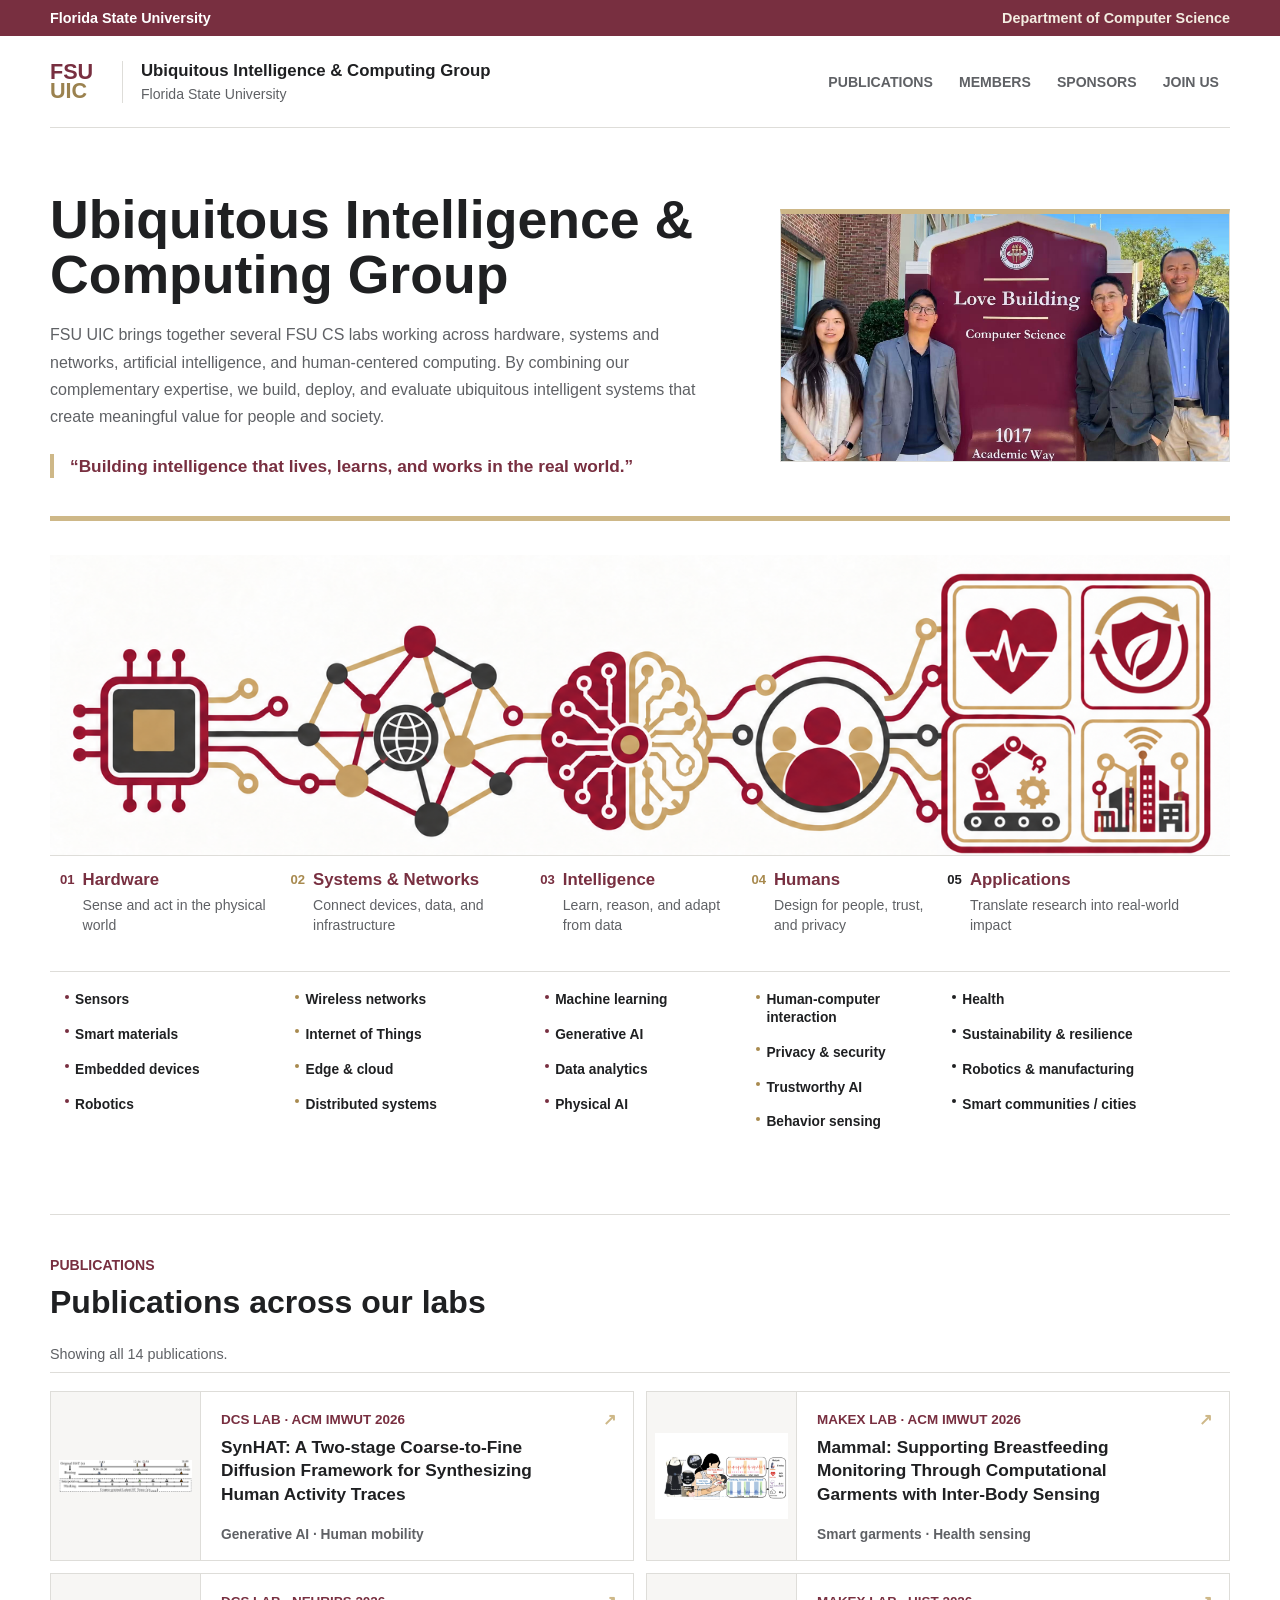
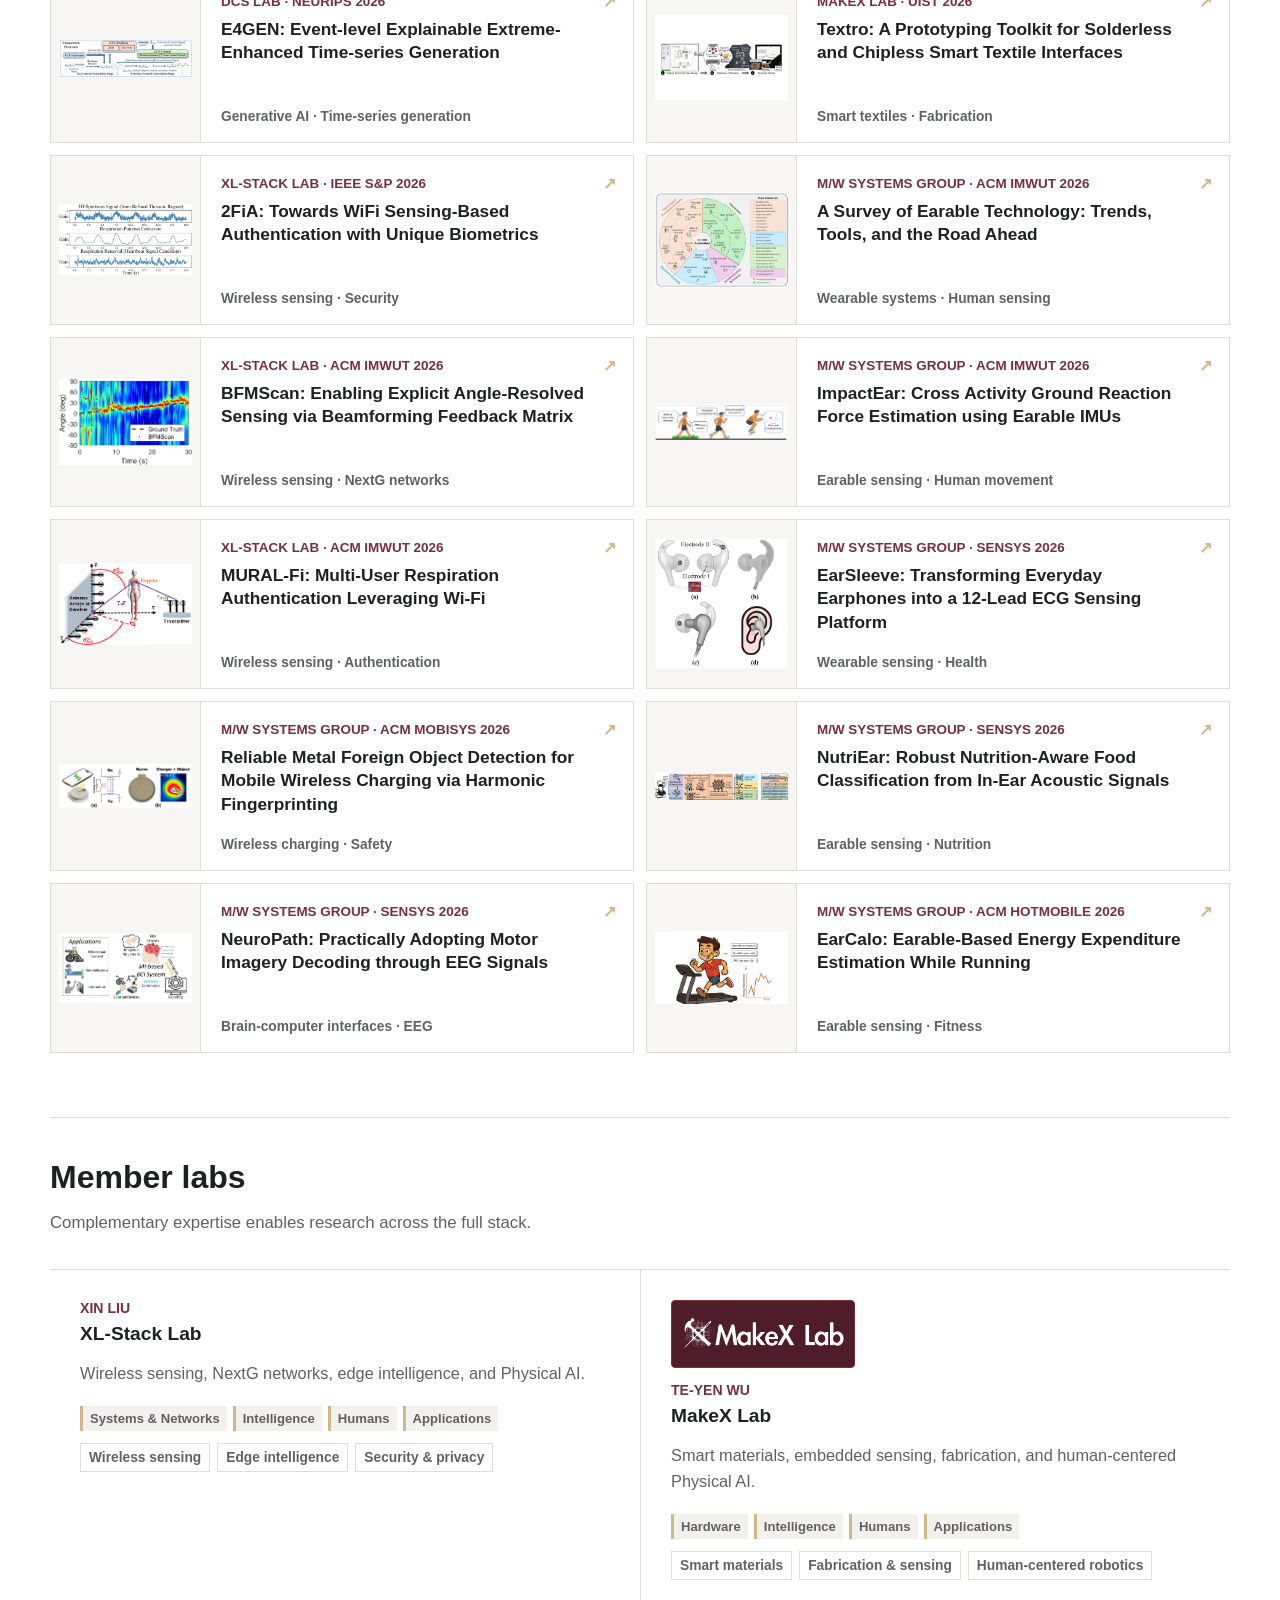
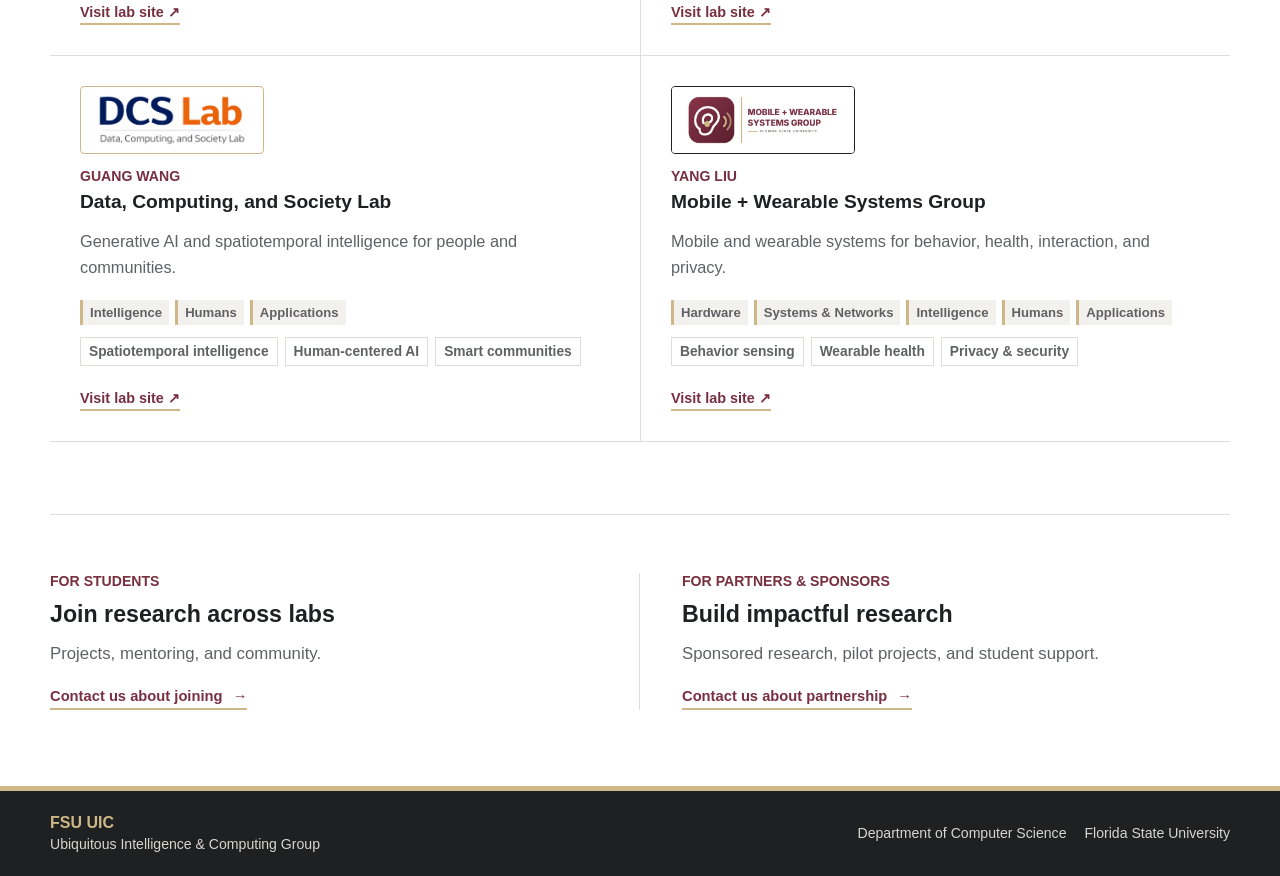
<file: index.html>
<!doctype html>
<html lang="en">
  <head>
    <meta charset="utf-8" />
    <meta name="viewport" content="width=device-width, initial-scale=1" />
    <meta
      name="description"
      content="The FSU Ubiquitous Intelligence &amp; Computing Group brings together multiple Florida State University labs across hardware, systems and networks, artificial intelligence, and human-centered computing."
    />
    <title>FSU Ubiquitous Intelligence &amp; Computing Group</title>
    <link rel="icon" href="assets/favicon.svg" type="image/svg+xml" />
    <link rel="stylesheet" href="styles.css" />
    <script src="script.js" defer></script>
  </head>
  <body>
    <a class="skip-link" href="#main">Skip to main content</a>

    <div class="university-bar">
      <a href="https://www.fsu.edu/">Florida State University</a>
      <a class="department-link" href="https://www.cs.fsu.edu/">Department of Computer Science</a>
    </div>

    <header class="site-header">
      <div class="site-brand">
        <a class="letter-mark" href="#top" aria-label="FSU UIC home">
          <span>FSU</span>
          <span>UIC</span>
        </a>
        <div class="site-identity">
          <p>Ubiquitous Intelligence &amp; Computing Group</p>
          <span>Florida State University</span>
        </div>
      </div>
      <nav class="site-nav" aria-label="Site navigation">
        <a href="#publications">Publications</a>
        <a href="#labs">Members</a>
        <a href="#sponsors">Sponsors</a>
        <a href="#join">Join Us</a>
      </nav>
    </header>

    <main id="main">
      <section class="intro" id="top">
        <div class="intro-copy">
          <h1>Ubiquitous Intelligence &amp; Computing Group</h1>
          <p class="mission">
            FSU UIC brings together several FSU CS labs working across hardware, systems and networks,
            artificial intelligence, and human-centered computing. By combining our complementary
            expertise, we build, deploy, and evaluate ubiquitous intelligent systems that create
            meaningful value for people and society.
          </p>
          <blockquote class="mission-quote">
            &ldquo;Building intelligence that lives, learns, and works in the real world.&rdquo;
          </blockquote>
        </div>
        <figure class="group-image">
          <img
            src="assets/fsu-uic-group-love-building.jpg"
            alt="Members of the FSU Ubiquitous Intelligence and Computing Group outside the Love Building"
            width="1672"
            height="941"
          />
        </figure>
      </section>

      <section class="research-architecture" aria-label="Research architecture">
        <div class="architecture-track">
          <div class="architecture-stages" aria-label="Research architecture layers">
            <article class="architecture-stage" data-layer-stage="hardware">
              <button type="button" class="stage-select" data-layer-control="hardware" aria-pressed="false">
                <span class="stage-visual">
                  <img src="assets/layer-hardware.png" alt="" width="300" height="390" />
                </span>
                <span class="stage-caption">
                  <span class="stage-index">01</span>
                  <strong>Hardware</strong>
                  <span class="stage-summary">Sense and act in the physical world</span>
                </span>
              </button>
              <span class="stage-points">
                <button type="button" data-topic-control="sensors" data-topic-layer="hardware" aria-pressed="false">Sensors</button>
                <button type="button" data-topic-control="smart-materials" data-topic-layer="hardware" aria-pressed="false">Smart materials</button>
                <button type="button" data-topic-control="embedded-devices" data-topic-layer="hardware" aria-pressed="false">Embedded devices</button>
                <button type="button" data-topic-control="robotics" data-topic-layer="hardware" aria-pressed="false">Robotics</button>
              </span>
            </article>

            <article class="architecture-stage" data-layer-stage="systems">
              <button type="button" class="stage-select" data-layer-control="systems" aria-pressed="false">
                <span class="stage-visual">
                  <img src="assets/layer-systems.png" alt="" width="325" height="390" />
                </span>
                <span class="stage-caption">
                  <span class="stage-index">02</span>
                  <strong>Systems &amp; Networks</strong>
                  <span class="stage-summary">Connect devices, data, and infrastructure</span>
                </span>
              </button>
              <span class="stage-points">
                <button type="button" data-topic-control="wireless-networks" data-topic-layer="systems" aria-pressed="false">Wireless networks</button>
                <button type="button" data-topic-control="internet-of-things" data-topic-layer="systems" aria-pressed="false">Internet of Things</button>
                <button type="button" data-topic-control="edge-cloud" data-topic-layer="systems" aria-pressed="false">Edge &amp; cloud</button>
                <button type="button" data-topic-control="distributed-systems" data-topic-layer="systems" aria-pressed="false">Distributed systems</button>
              </span>
            </article>

            <article class="architecture-stage" data-layer-stage="intelligence">
              <button type="button" class="stage-select" data-layer-control="intelligence" aria-pressed="false">
                <span class="stage-visual">
                  <img src="assets/layer-intelligence.png" alt="" width="275" height="390" />
                </span>
                <span class="stage-caption">
                  <span class="stage-index">03</span>
                  <strong>Intelligence</strong>
                  <span class="stage-summary">Learn, reason, and adapt from data</span>
                </span>
              </button>
              <span class="stage-points">
                <button type="button" data-topic-control="machine-learning" data-topic-layer="intelligence" aria-pressed="false">Machine learning</button>
                <button type="button" data-topic-control="generative-ai" data-topic-layer="intelligence" aria-pressed="false">Generative AI</button>
                <button type="button" data-topic-control="data-analytics" data-topic-layer="intelligence" aria-pressed="false">Data analytics</button>
                <button type="button" data-topic-control="physical-ai" data-topic-layer="intelligence" aria-pressed="false">Physical AI</button>
              </span>
            </article>

            <article class="architecture-stage" data-layer-stage="humans">
              <button type="button" class="stage-select" data-layer-control="humans" aria-pressed="false">
                <span class="stage-visual">
                  <img src="assets/layer-humans.png" alt="" width="255" height="390" />
                </span>
                <span class="stage-caption">
                  <span class="stage-index">04</span>
                  <strong>Humans</strong>
                  <span class="stage-summary">Design for people, trust, and privacy</span>
                </span>
              </button>
              <span class="stage-points">
                <button type="button" data-topic-control="hci" data-topic-layer="humans" aria-pressed="false">Human-computer interaction</button>
                <button type="button" data-topic-control="privacy-security" data-topic-layer="humans" aria-pressed="false">Privacy &amp; security</button>
                <button type="button" data-topic-control="trustworthy-ai" data-topic-layer="humans" aria-pressed="false">Trustworthy AI</button>
                <button type="button" data-topic-control="behavior-sensing" data-topic-layer="humans" aria-pressed="false">Behavior sensing</button>
              </span>
            </article>

            <article class="architecture-stage" data-layer-stage="applications">
              <button type="button" class="stage-select" data-layer-control="applications" aria-pressed="false">
                <span class="stage-visual">
                  <img src="assets/layer-applications.png" alt="" width="381" height="390" />
                </span>
                <span class="stage-caption">
                  <span class="stage-index">05</span>
                  <strong>Applications</strong>
                  <span class="stage-summary">Translate research into real-world impact</span>
                </span>
              </button>
              <span class="stage-points">
                <button type="button" data-topic-control="health" data-topic-layer="applications" aria-pressed="false">Health</button>
                <button type="button" data-topic-control="sustainability-resilience" data-topic-layer="applications" aria-pressed="false">Sustainability &amp; resilience</button>
                <button type="button" data-topic-control="robotics-manufacturing" data-topic-layer="applications" aria-pressed="false">Robotics &amp; manufacturing</button>
                <button type="button" data-topic-control="smart-communities" data-topic-layer="applications" aria-pressed="false">Smart communities / cities</button>
              </span>
            </article>
          </div>
        </div>

      </section>

      <section class="selected-publications" id="publications" aria-labelledby="publications-title">
        <div class="publications-heading">
          <div>
            <p class="eyebrow">Publications</p>
            <h2 id="publications-title">Publications across our labs</h2>
          </div>
        </div>

        <div class="publication-filter">
          <p id="publication-filter-status" aria-live="polite">Showing all 14 publications.</p>
          <button class="publication-reset" type="button" data-filter-reset hidden>
            Show all publications
          </button>
        </div>

        <div class="publication-grid">
          <article class="publication-item" data-layers="intelligence humans applications" data-topics="machine-learning generative-ai data-analytics privacy-security behavior-sensing smart-communities">
            <a href="https://doi.org/10.1145/3810213">
              <span class="publication-visual" aria-hidden="true">
                <img src="assets/publications/synhat.png" alt="" width="1155" height="278" />
              </span>
              <span class="publication-copy">
                <span>DCS Lab &middot; ACM IMWUT 2026</span>
                <strong>SynHAT: A Two-stage Coarse-to-Fine Diffusion Framework for Synthesizing Human Activity Traces</strong>
                <small>Generative AI &middot; Human mobility</small>
              </span>
              <span class="publication-arrow" aria-hidden="true">&#8599;</span>
            </a>
          </article>

          <article class="publication-item" data-layers="hardware intelligence humans applications" data-topics="sensors smart-materials embedded-devices machine-learning hci behavior-sensing health">
            <a href="https://doi.org/10.1145/3831965">
              <span class="publication-visual" aria-hidden="true">
                <img src="assets/publications/mammal.png" alt="" width="900" height="580" />
              </span>
              <span class="publication-copy">
                <span>MakeX Lab &middot; ACM IMWUT 2026</span>
                <strong>Mammal: Supporting Breastfeeding Monitoring Through Computational Garments with Inter-Body Sensing</strong>
                <small>Smart garments &middot; Health sensing</small>
              </span>
              <span class="publication-arrow" aria-hidden="true">&#8599;</span>
            </a>
          </article>

          <article class="publication-item" data-layers="intelligence humans applications" data-topics="machine-learning generative-ai data-analytics trustworthy-ai sustainability-resilience smart-communities">
            <a href="https://arxiv.org/pdf/2606.01634">
              <span class="publication-visual" aria-hidden="true">
                <img src="assets/publications/e4gen.png" alt="" width="560" height="310" />
              </span>
              <span class="publication-copy">
                <span>DCS Lab &middot; NeurIPS 2026</span>
                <strong>E4GEN: Event-level Explainable Extreme-Enhanced Time-series Generation</strong>
                <small>Generative AI &middot; Time-series generation</small>
              </span>
              <span class="publication-arrow" aria-hidden="true">&#8599;</span>
            </a>
          </article>

          <article class="publication-item" data-layers="hardware intelligence humans applications" data-topics="sensors smart-materials embedded-devices physical-ai hci sustainability-resilience robotics-manufacturing">
            <a href="https://www.cs.fsu.edu/~twu/makex/projects/textro.html">
              <span class="publication-visual" aria-hidden="true">
                <img src="assets/publications/textro.png" alt="" width="900" height="580" />
              </span>
              <span class="publication-copy">
                <span>MakeX Lab &middot; UIST 2026</span>
                <strong>Textro: A Prototyping Toolkit for Solderless and Chipless Smart Textile Interfaces</strong>
                <small>Smart textiles &middot; Fabrication</small>
              </span>
              <span class="publication-arrow" aria-hidden="true">&#8599;</span>
            </a>
          </article>

          <article class="publication-item" data-layers="systems intelligence humans applications" data-topics="wireless-networks internet-of-things machine-learning data-analytics privacy-security behavior-sensing health robotics-manufacturing">
            <a href="https://www.ieee-security.org/TC/SP2026/accepted-papers.html">
              <span class="publication-visual" aria-hidden="true">
                <img src="assets/publications/2fia.png" alt="" width="864" height="461" />
              </span>
              <span class="publication-copy">
                <span>XL-Stack Lab &middot; IEEE S&amp;P 2026</span>
                <strong>2FiA: Towards WiFi Sensing-Based Authentication with Unique Biometrics</strong>
                <small>Wireless sensing &middot; Security</small>
              </span>
              <span class="publication-arrow" aria-hidden="true">&#8599;</span>
            </a>
          </article>

          <article class="publication-item" data-layers="hardware systems intelligence humans applications" data-topics="sensors embedded-devices internet-of-things machine-learning data-analytics hci privacy-security behavior-sensing health">
            <a href="https://doi.org/10.1145/3810217">
              <span class="publication-visual" aria-hidden="true">
                <img src="assets/publications/earable-survey.png" alt="" width="690" height="500" />
              </span>
              <span class="publication-copy">
                <span>M/W Systems Group &middot; ACM IMWUT 2026</span>
                <strong>A Survey of Earable Technology: Trends, Tools, and the Road Ahead</strong>
                <small>Wearable systems &middot; Human sensing</small>
              </span>
              <span class="publication-arrow" aria-hidden="true">&#8599;</span>
            </a>
          </article>

          <article class="publication-item" data-layers="hardware systems intelligence applications" data-topics="sensors wireless-networks internet-of-things physical-ai smart-communities">
            <a href="https://dl.acm.org/doi/10.1145/3832009">
              <span class="publication-visual" aria-hidden="true">
                <img src="assets/publications/bfmscan.png" alt="" width="1100" height="714" />
              </span>
              <span class="publication-copy">
                <span>XL-Stack Lab &middot; ACM IMWUT 2026</span>
                <strong>BFMScan: Enabling Explicit Angle-Resolved Sensing via Beamforming Feedback Matrix</strong>
                <small>Wireless sensing &middot; NextG networks</small>
              </span>
              <span class="publication-arrow" aria-hidden="true">&#8599;</span>
            </a>
          </article>

          <article class="publication-item" data-layers="hardware intelligence humans applications" data-topics="sensors embedded-devices machine-learning data-analytics hci behavior-sensing health">
            <a href="https://yangliu-cs.github.io/mobile-wearable-systems-group/publications/">
              <span class="publication-visual" aria-hidden="true">
                <img src="assets/publications/impactear.png" alt="" width="560" height="150" />
              </span>
              <span class="publication-copy">
                <span>M/W Systems Group &middot; ACM IMWUT 2026</span>
                <strong>ImpactEar: Cross Activity Ground Reaction Force Estimation using Earable IMUs</strong>
                <small>Earable sensing &middot; Human movement</small>
              </span>
              <span class="publication-arrow" aria-hidden="true">&#8599;</span>
            </a>
          </article>

          <article class="publication-item" data-layers="systems intelligence humans applications" data-topics="wireless-networks internet-of-things machine-learning data-analytics privacy-security behavior-sensing health robotics-manufacturing">
            <a href="https://xinliulab.github.io/publication/26ubicomp_muralfi.pdf">
              <span class="publication-visual" aria-hidden="true">
                <img src="assets/publications/muralfi.png" alt="" width="317" height="197" />
              </span>
              <span class="publication-copy">
                <span>XL-Stack Lab &middot; ACM IMWUT 2026</span>
                <strong>MURAL-Fi: Multi-User Respiration Authentication Leveraging Wi-Fi</strong>
                <small>Wireless sensing &middot; Authentication</small>
              </span>
              <span class="publication-arrow" aria-hidden="true">&#8599;</span>
            </a>
          </article>

          <article class="publication-item" data-layers="hardware intelligence humans applications" data-topics="sensors embedded-devices machine-learning data-analytics hci privacy-security behavior-sensing health">
            <a href="https://doi.org/10.1145/3774906.3802785">
              <span class="publication-visual" aria-hidden="true">
                <img src="assets/publications/earsleeve.png" alt="" width="843" height="829" />
              </span>
              <span class="publication-copy">
                <span>M/W Systems Group &middot; SenSys 2026</span>
                <strong>EarSleeve: Transforming Everyday Earphones into a 12-Lead ECG Sensing Platform</strong>
                <small>Wearable sensing &middot; Health</small>
              </span>
              <span class="publication-arrow" aria-hidden="true">&#8599;</span>
            </a>
          </article>

          <article class="publication-item" data-layers="hardware systems intelligence applications" data-topics="sensors embedded-devices wireless-networks internet-of-things machine-learning privacy-security">
            <a href="https://doi.org/10.1145/3745756.3809222">
              <span class="publication-visual" aria-hidden="true">
                <img src="assets/publications/harmonic-fingerprinting.png" alt="" width="1120" height="374" />
              </span>
              <span class="publication-copy">
                <span>M/W Systems Group &middot; ACM MobiSys 2026</span>
                <strong>Reliable Metal Foreign Object Detection for Mobile Wireless Charging via Harmonic Fingerprinting</strong>
                <small>Wireless charging &middot; Safety</small>
              </span>
              <span class="publication-arrow" aria-hidden="true">&#8599;</span>
            </a>
          </article>

          <article class="publication-item" data-layers="hardware intelligence humans applications" data-topics="sensors embedded-devices machine-learning data-analytics behavior-sensing health">
            <a href="https://doi.org/10.1145/3774906.3802763">
              <span class="publication-visual" aria-hidden="true">
                <img src="assets/publications/nutriear.png" alt="" width="745" height="155" />
              </span>
              <span class="publication-copy">
                <span>M/W Systems Group &middot; SenSys 2026</span>
                <strong>NutriEar: Robust Nutrition-Aware Food Classification from In-Ear Acoustic Signals</strong>
                <small>Earable sensing &middot; Nutrition</small>
              </span>
              <span class="publication-arrow" aria-hidden="true">&#8599;</span>
            </a>
          </article>

          <article class="publication-item" data-layers="hardware intelligence humans applications" data-topics="sensors embedded-devices machine-learning data-analytics hci health">
            <a href="https://doi.org/10.1145/3774906.3802770">
              <span class="publication-visual" aria-hidden="true">
                <img src="assets/publications/neuropath.png" alt="" width="303" height="160" />
              </span>
              <span class="publication-copy">
                <span>M/W Systems Group &middot; SenSys 2026</span>
                <strong>NeuroPath: Practically Adopting Motor Imagery Decoding through EEG Signals</strong>
                <small>Brain-computer interfaces &middot; EEG</small>
              </span>
              <span class="publication-arrow" aria-hidden="true">&#8599;</span>
            </a>
          </article>

          <article class="publication-item" data-layers="hardware intelligence humans applications" data-topics="sensors embedded-devices machine-learning data-analytics behavior-sensing health">
            <a href="https://doi.org/10.1145/3789514.3792046">
              <span class="publication-visual" aria-hidden="true">
                <img src="assets/publications/earcalo.png" alt="" width="355" height="195" />
              </span>
              <span class="publication-copy">
                <span>M/W Systems Group &middot; ACM HotMobile 2026</span>
                <strong>EarCalo: Earable-Based Energy Expenditure Estimation While Running</strong>
                <small>Earable sensing &middot; Fitness</small>
              </span>
              <span class="publication-arrow" aria-hidden="true">&#8599;</span>
            </a>
          </article>
        </div>
      </section>

      <section class="member-labs" id="labs" aria-labelledby="labs-title">
        <div class="labs-heading">
          <div>
            <h2 id="labs-title">Member labs</h2>
            <p>Complementary expertise enables research across the full stack.</p>
          </div>
          <button class="lab-reset" type="button" data-filter-reset hidden>Show all research</button>
        </div>
        <p class="sr-only" id="lab-filter-status" aria-live="polite">Showing all member labs.</p>

        <div class="lab-grid">
          <article class="lab-card" id="xl-stack" data-layers="systems intelligence humans applications" data-topics="wireless-networks internet-of-things edge-cloud distributed-systems machine-learning data-analytics physical-ai privacy-security behavior-sensing health sustainability-resilience robotics-manufacturing smart-communities">
            <div class="lab-card-heading">
              <div>
                <p class="lab-lead">Xin Liu</p>
                <h3><a href="https://xinliulab.github.io/lab.html">XL-Stack Lab</a></h3>
              </div>
            </div>
            <p>
              Wireless sensing, NextG networks, edge intelligence, and Physical AI.
            </p>
            <ul class="lab-layers" aria-label="Architecture layers">
              <li data-layer-chip="systems">Systems &amp; Networks</li>
              <li data-layer-chip="intelligence">Intelligence</li>
              <li data-layer-chip="humans">Humans</li>
              <li data-layer-chip="applications">Applications</li>
            </ul>
            <ul class="lab-strengths" aria-label="Research strengths">
              <li>Wireless sensing</li>
              <li>Edge intelligence</li>
              <li>Security &amp; privacy</li>
            </ul>
            <a class="lab-link" href="https://xinliulab.github.io/lab.html">
              Visit lab site <span aria-hidden="true">&#8599;</span>
            </a>
          </article>

          <article class="lab-card" id="makex" data-layers="hardware intelligence humans applications" data-topics="sensors smart-materials embedded-devices robotics machine-learning generative-ai physical-ai hci trustworthy-ai health sustainability-resilience robotics-manufacturing smart-communities">
            <div class="lab-card-heading">
              <span class="lab-mark lab-mark-makex" aria-hidden="true">
                <img src="assets/labs/makex.png" alt="" width="1142" height="266" />
              </span>
              <div>
                <p class="lab-lead">Te-Yen Wu</p>
                <h3><a href="https://www.cs.fsu.edu/~twu/makex/index.html">MakeX Lab</a></h3>
              </div>
            </div>
            <p>
              Smart materials, embedded sensing, fabrication, and human-centered Physical AI.
            </p>
            <ul class="lab-layers" aria-label="Architecture layers">
              <li data-layer-chip="hardware">Hardware</li>
              <li data-layer-chip="intelligence">Intelligence</li>
              <li data-layer-chip="humans">Humans</li>
              <li data-layer-chip="applications">Applications</li>
            </ul>
            <ul class="lab-strengths" aria-label="Research strengths">
              <li>Smart materials</li>
              <li>Fabrication &amp; sensing</li>
              <li>Human-centered robotics</li>
            </ul>
            <a class="lab-link" href="https://www.cs.fsu.edu/~twu/makex/index.html">
              Visit lab site <span aria-hidden="true">&#8599;</span>
            </a>
          </article>

          <article class="lab-card" id="dcs" data-layers="intelligence humans applications" data-topics="machine-learning generative-ai data-analytics hci trustworthy-ai health sustainability-resilience smart-communities">
            <div class="lab-card-heading">
              <span class="lab-mark lab-mark-dcs" aria-hidden="true">
                <img src="assets/labs/dcs.png" alt="" width="2791" height="940" />
              </span>
              <div>
                <p class="lab-lead">Guang Wang</p>
                <h3><a href="https://guangwang.me/#/student">Data, Computing, and Society Lab</a></h3>
              </div>
            </div>
            <p>
              Generative AI and spatiotemporal intelligence for people and communities.
            </p>
            <ul class="lab-layers" aria-label="Architecture layers">
              <li data-layer-chip="intelligence">Intelligence</li>
              <li data-layer-chip="humans">Humans</li>
              <li data-layer-chip="applications">Applications</li>
            </ul>
            <ul class="lab-strengths" aria-label="Research strengths">
              <li>Spatiotemporal intelligence</li>
              <li>Human-centered AI</li>
              <li>Smart communities</li>
            </ul>
            <a class="lab-link" href="https://guangwang.me/#/student">
              Visit lab site <span aria-hidden="true">&#8599;</span>
            </a>
          </article>

          <article class="lab-card" id="mws" data-layers="hardware systems intelligence humans applications" data-topics="sensors embedded-devices wireless-networks internet-of-things edge-cloud distributed-systems machine-learning data-analytics physical-ai hci privacy-security behavior-sensing health smart-communities">
            <div class="lab-card-heading">
              <span class="lab-mark lab-mark-mws" aria-hidden="true">
                <img src="assets/labs/mws.png" alt="" width="1200" height="444" />
              </span>
              <div>
                <p class="lab-lead">Yang Liu</p>
                <h3>
                  <a href="https://yangliu-cs.github.io/mobile-wearable-systems-group/research/#behavior">
                    Mobile + Wearable Systems Group
                  </a>
                </h3>
              </div>
            </div>
            <p>
              Mobile and wearable systems for behavior, health, interaction, and privacy.
            </p>
            <ul class="lab-layers" aria-label="Architecture layers">
              <li data-layer-chip="hardware">Hardware</li>
              <li data-layer-chip="systems">Systems &amp; Networks</li>
              <li data-layer-chip="intelligence">Intelligence</li>
              <li data-layer-chip="humans">Humans</li>
              <li data-layer-chip="applications">Applications</li>
            </ul>
            <ul class="lab-strengths" aria-label="Research strengths">
              <li>Behavior sensing</li>
              <li>Wearable health</li>
              <li>Privacy &amp; security</li>
            </ul>
            <a
              class="lab-link"
              href="https://yangliu-cs.github.io/mobile-wearable-systems-group/research/#behavior"
            >
              Visit lab site <span aria-hidden="true">&#8599;</span>
            </a>
          </article>
        </div>
      </section>

      <section class="opportunities" aria-label="Ways to work with FSU UIC">
        <article id="join">
          <p>For students</p>
          <h2>Join research across labs</h2>
          <span>Projects, mentoring, and community.</span>
          <a class="opportunity-link" href="mailto:teyen.wu@fsu.edu?subject=Joining%20FSU%20UIC">
            Contact us about joining <span aria-hidden="true">&#8594;</span>
          </a>
        </article>
        <article id="sponsors">
          <p>For partners &amp; sponsors</p>
          <h2>Build impactful research</h2>
          <span>Sponsored research, pilot projects, and student support.</span>
          <a class="opportunity-link" href="mailto:teyen.wu@fsu.edu?subject=FSU%20UIC%20Sponsorship%20Inquiry">
            Contact us about partnership <span aria-hidden="true">&#8594;</span>
          </a>
        </article>
      </section>
    </main>

    <footer>
      <div>
        <strong>FSU UIC</strong>
        <span>Ubiquitous Intelligence &amp; Computing Group</span>
      </div>
      <div>
        <a href="https://www.cs.fsu.edu/">Department of Computer Science</a>
        <a href="https://www.fsu.edu/">Florida State University</a>
      </div>
    </footer>
  </body>
</html>
</file>
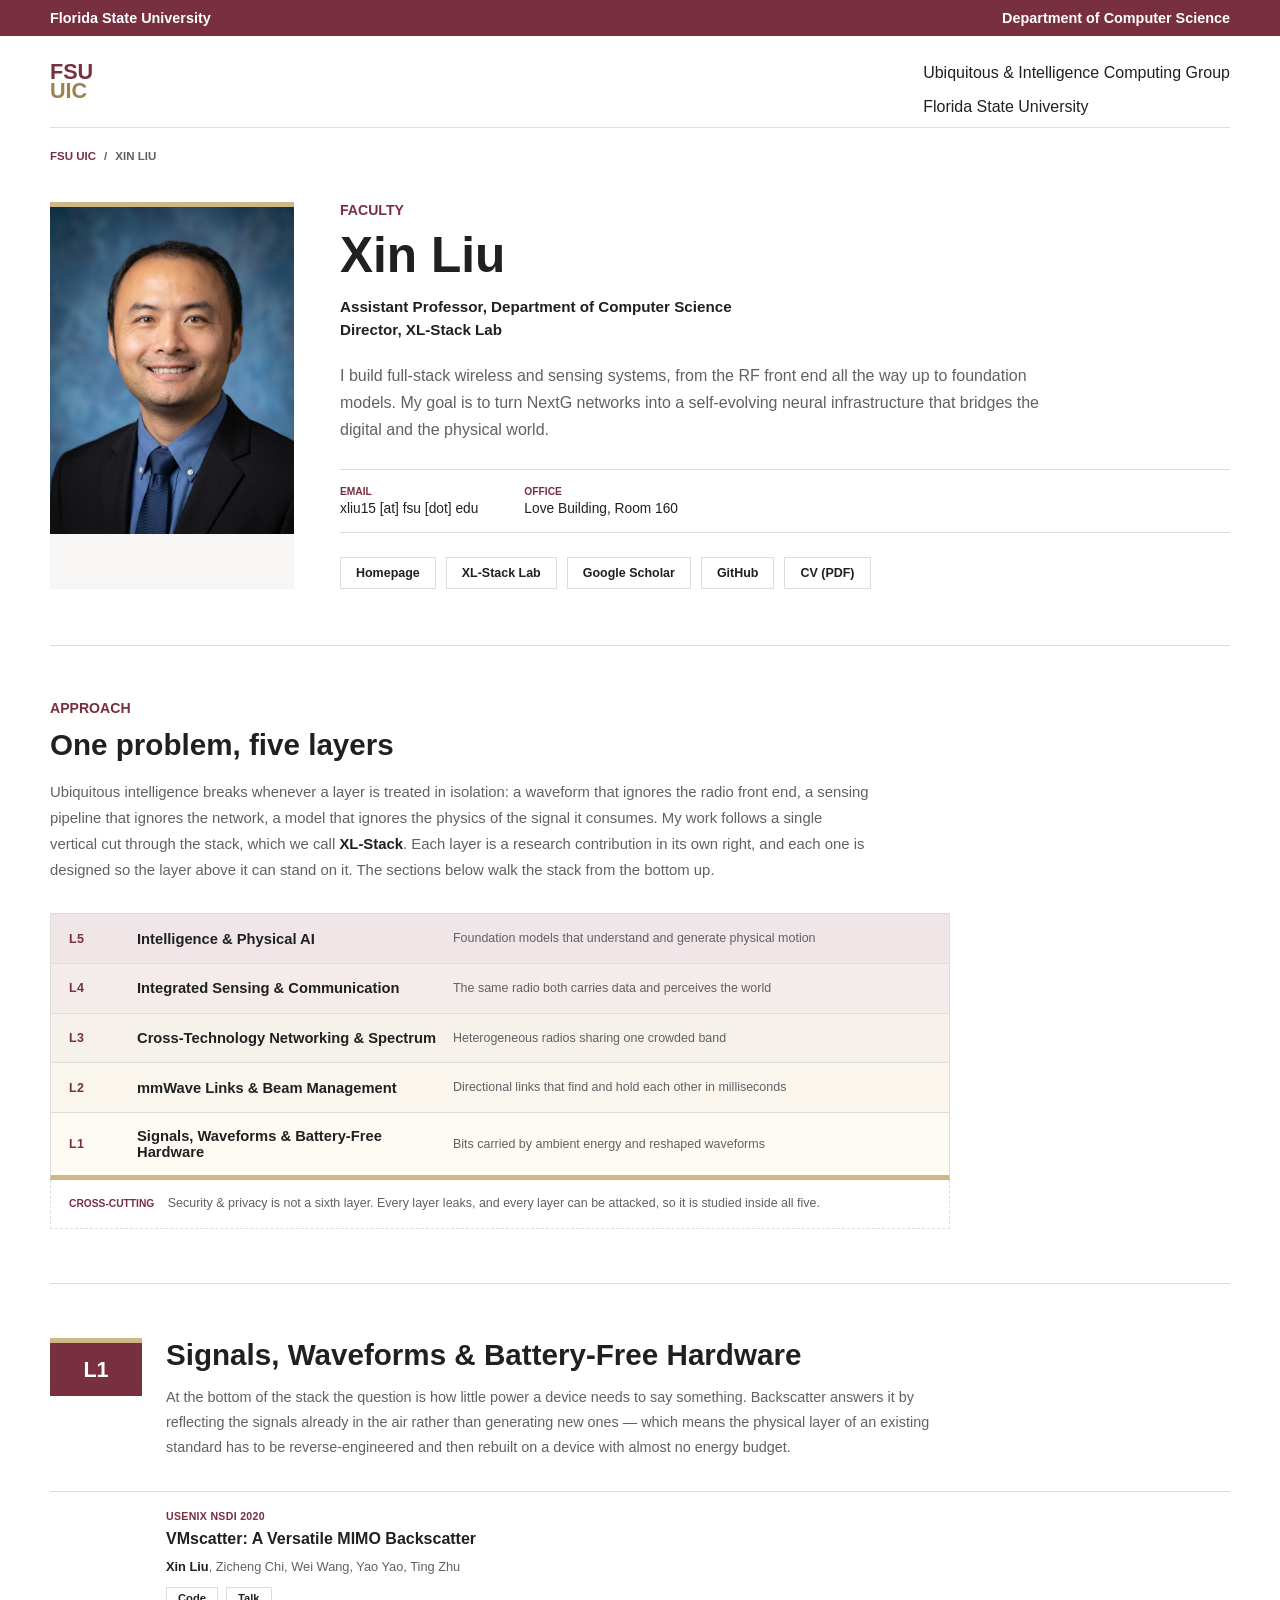
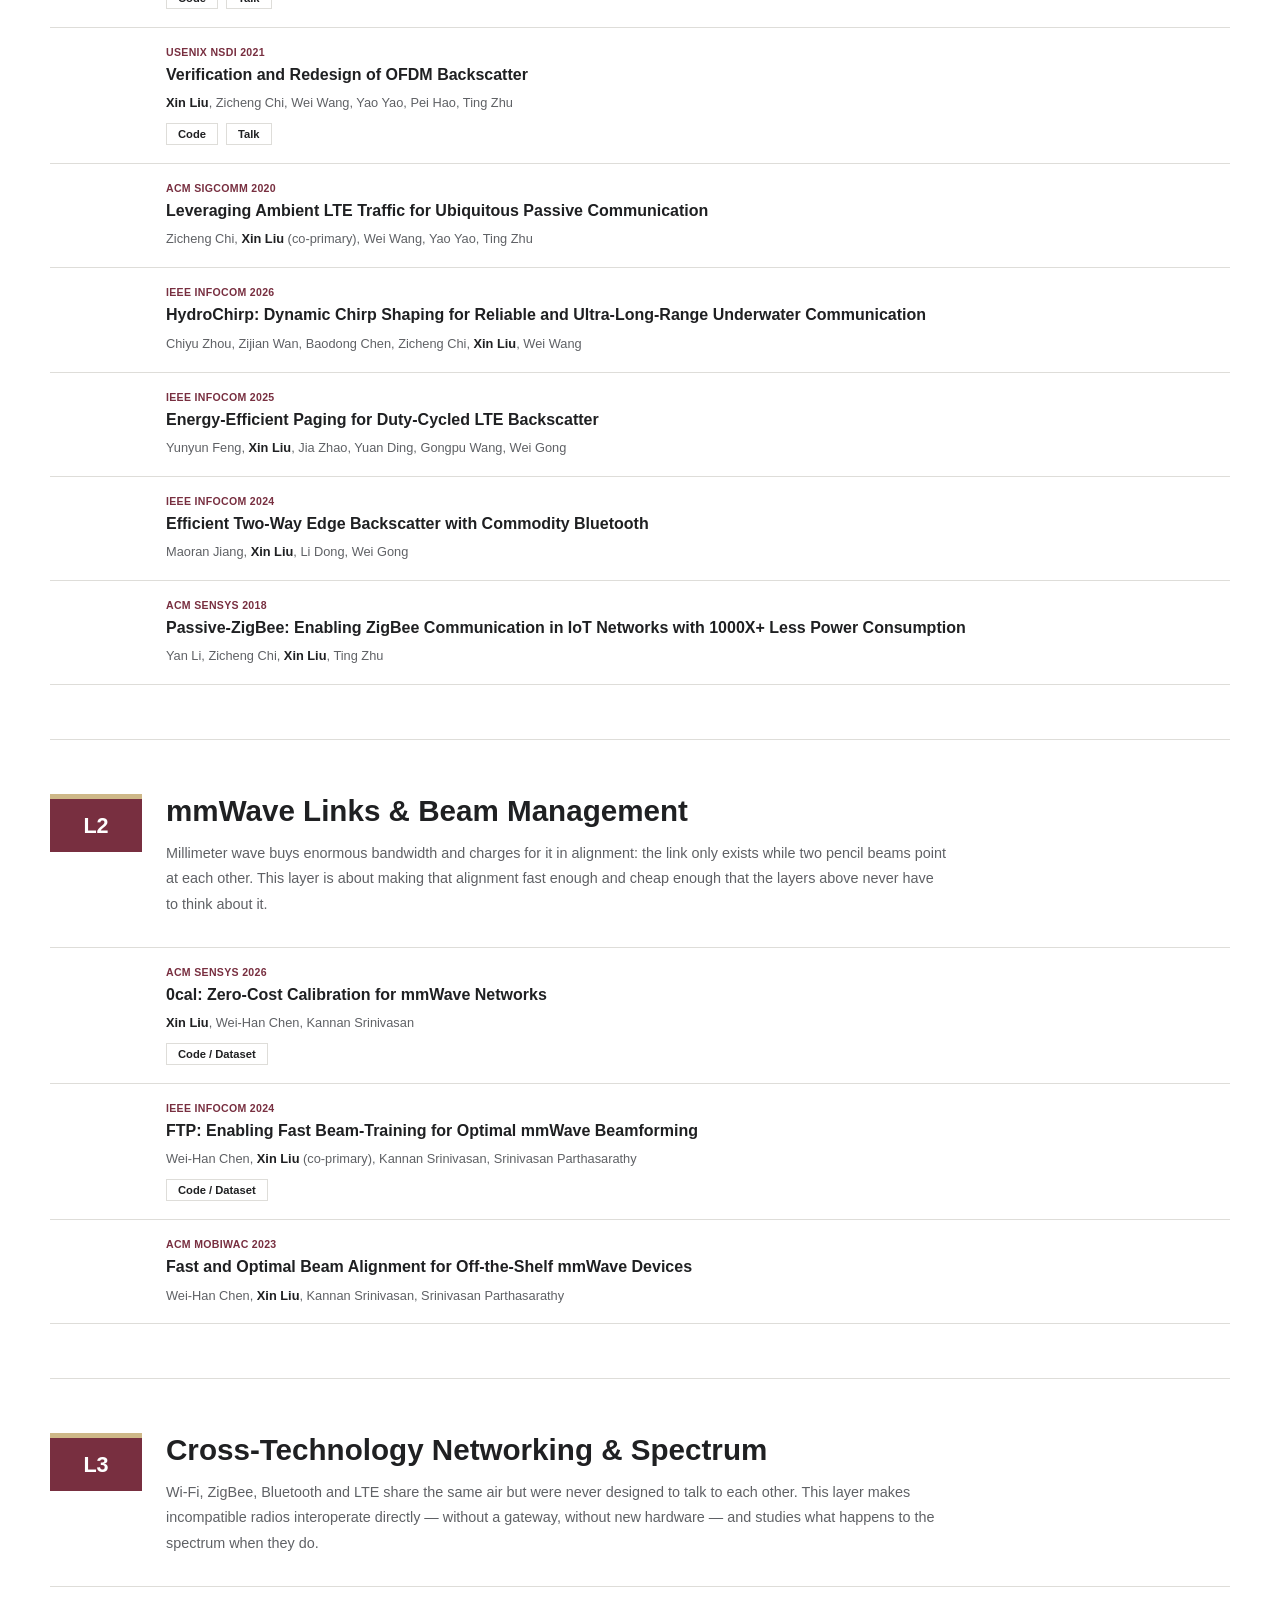
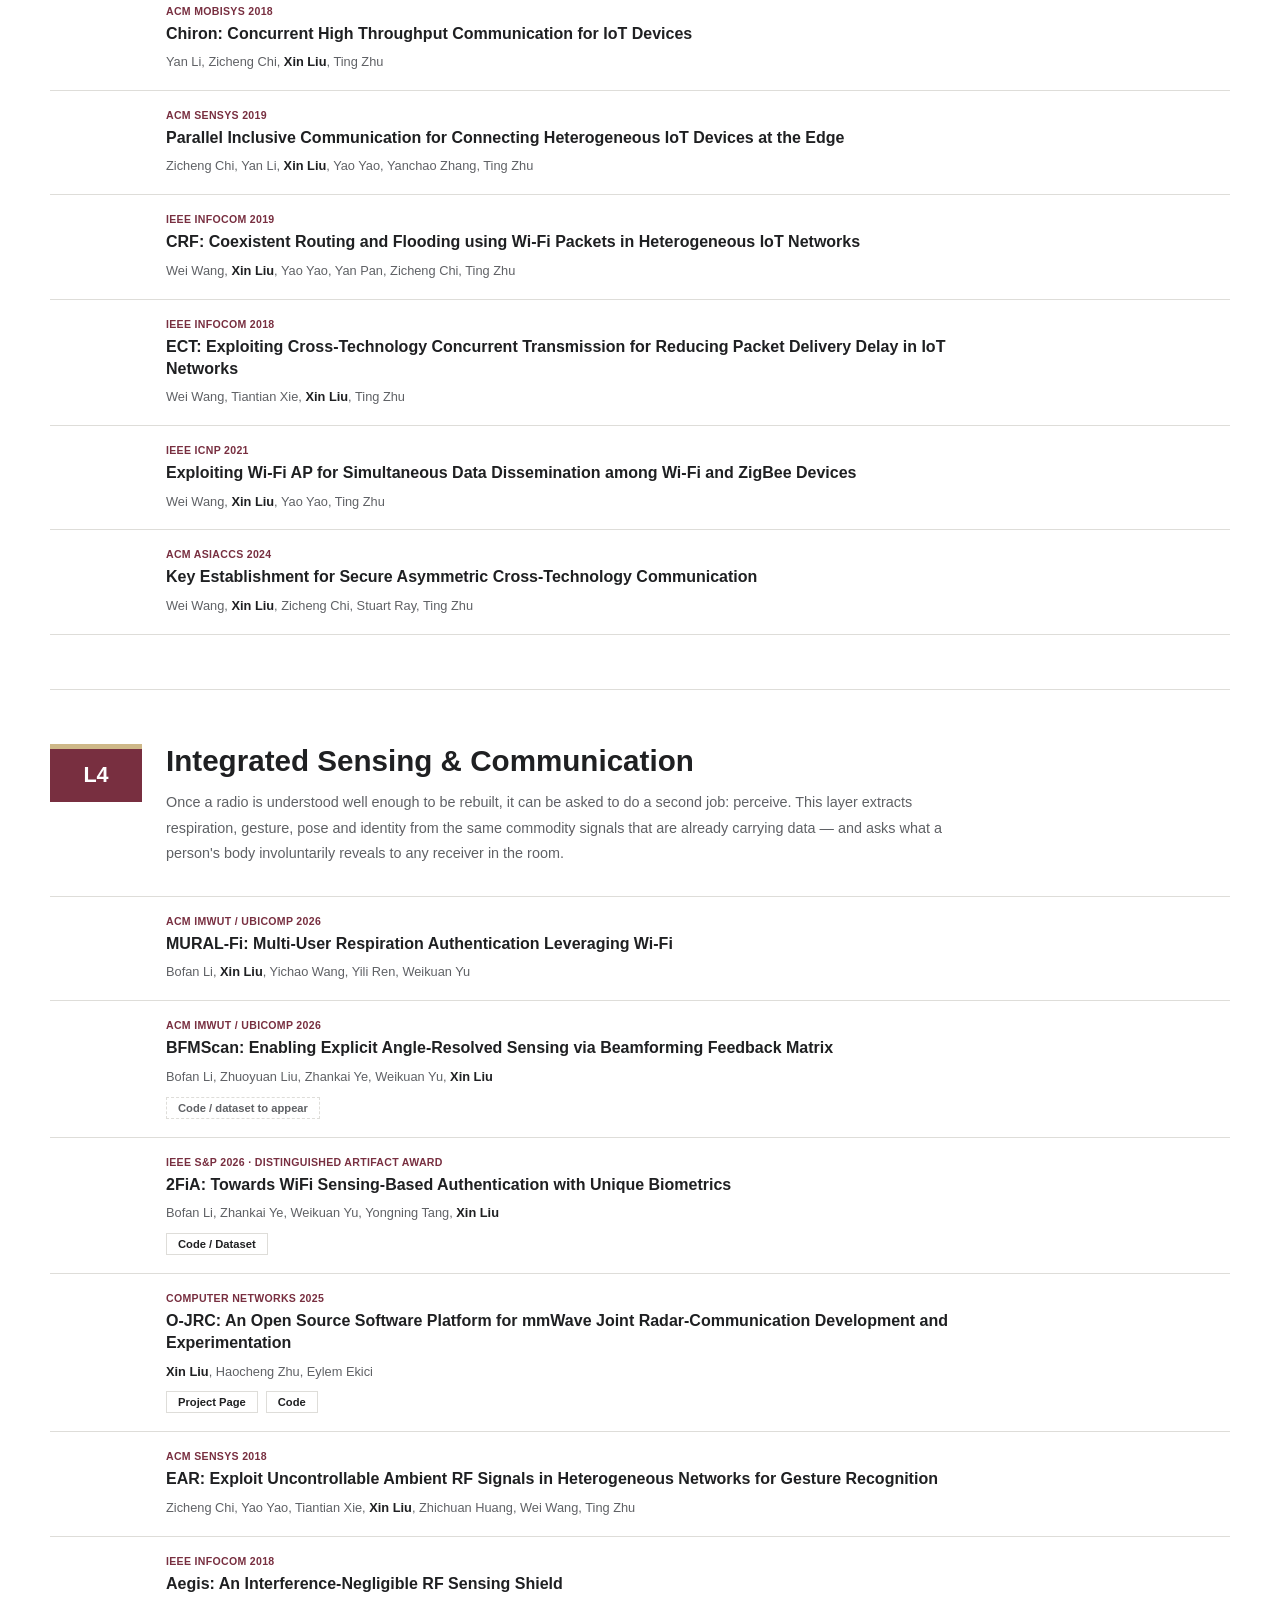
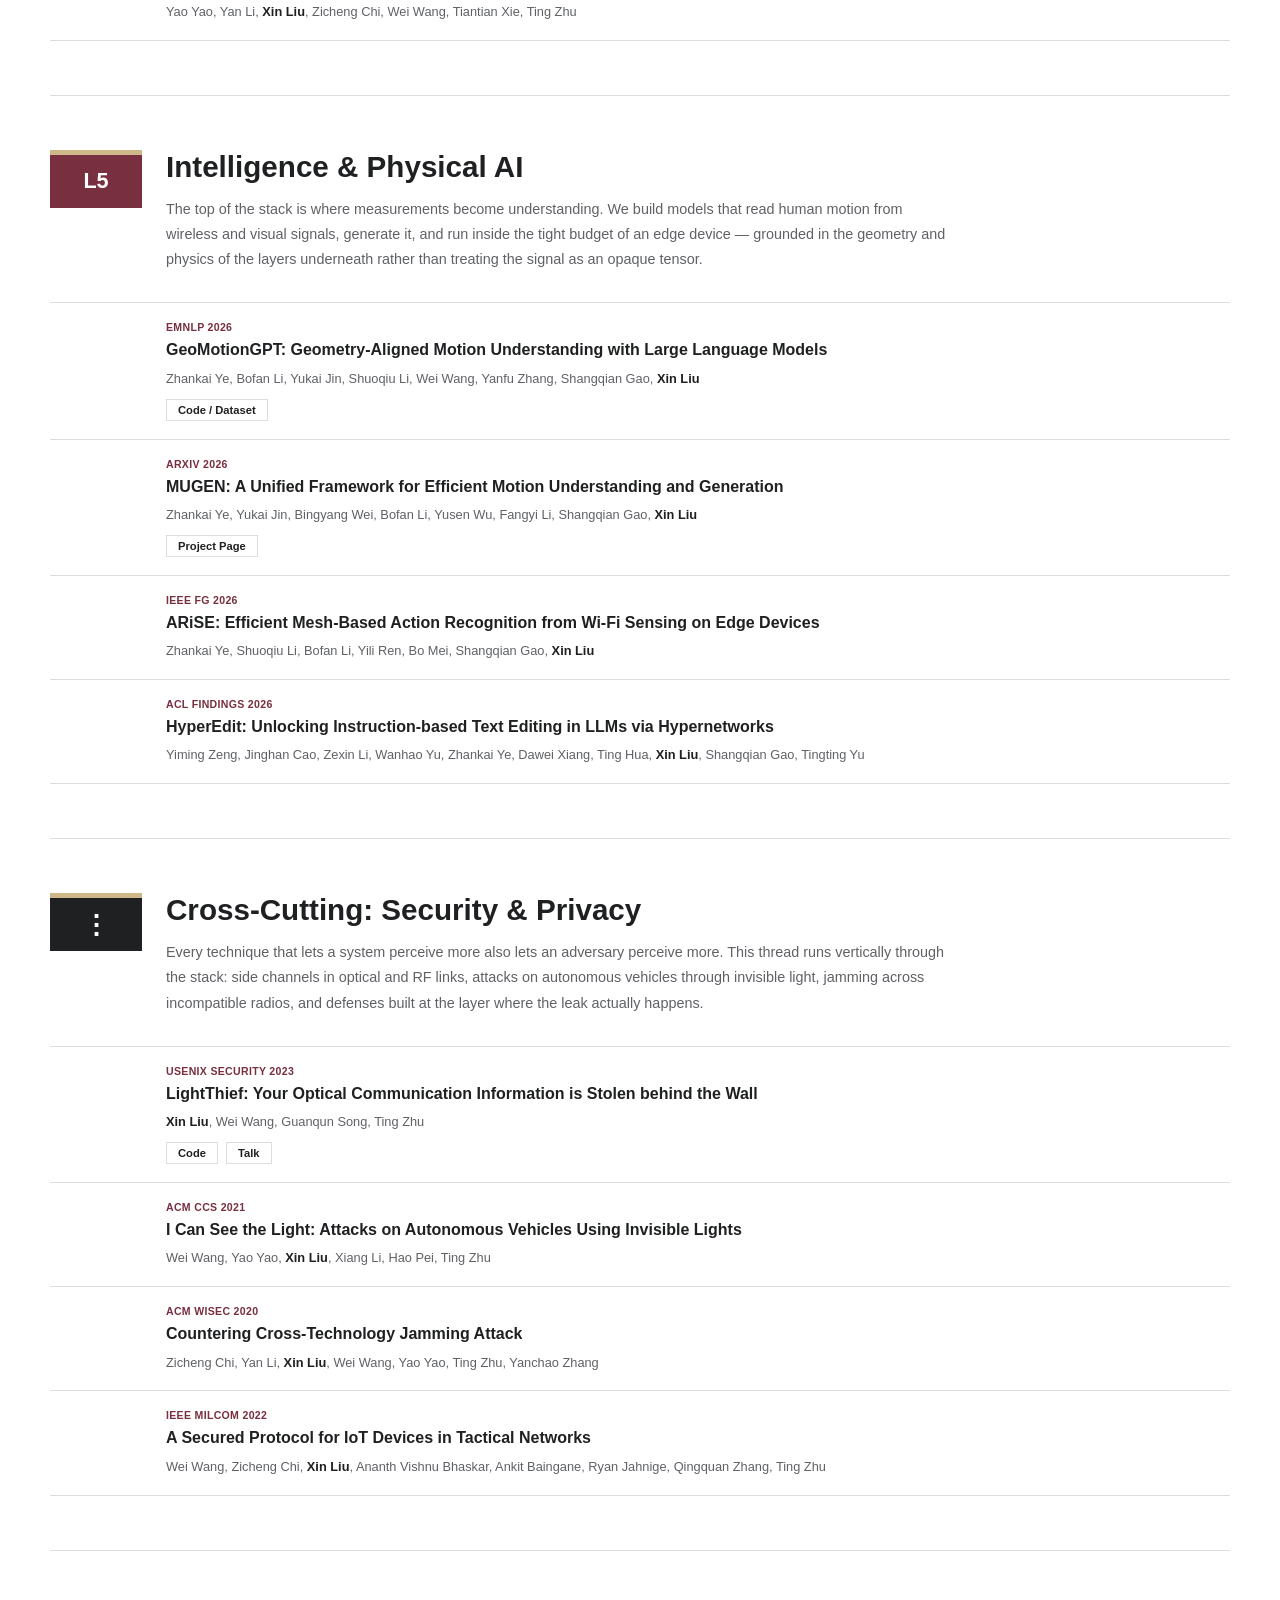
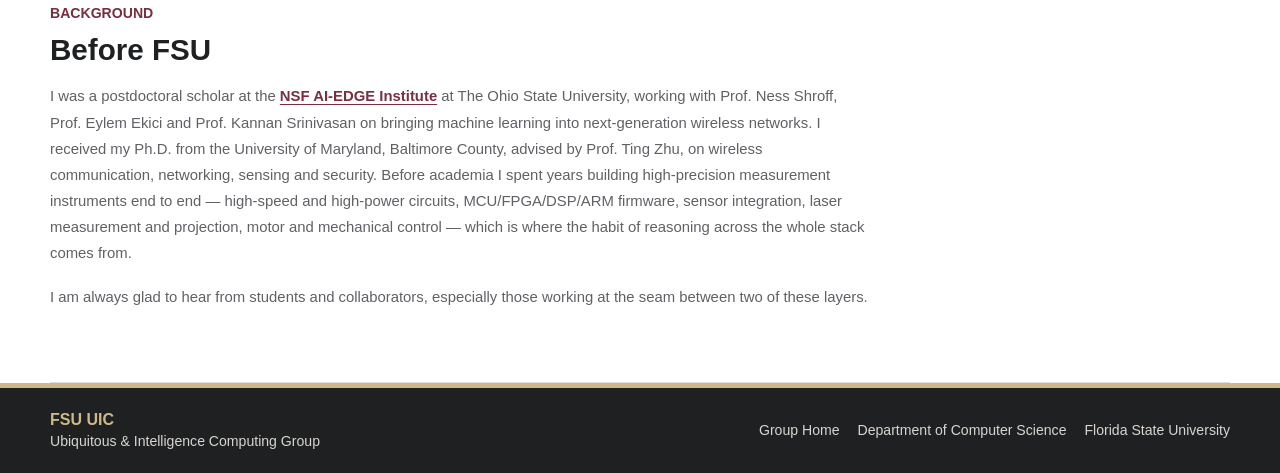
<file: people/xin-liu.html>
<!doctype html>
<html lang="en">
  <head>
    <meta charset="utf-8" />
    <meta name="viewport" content="width=device-width, initial-scale=1" />
    <meta
      name="description"
      content="Xin Liu, Assistant Professor of Computer Science at Florida State University, leads XL-Stack Lab and builds full-stack systems from RF front ends to Physical AI."
    />
    <title>Xin Liu | FSU Ubiquitous &amp; Intelligence Computing Group</title>
    <link rel="icon" href="../assets/favicon.svg" type="image/svg+xml" />
    <link rel="stylesheet" href="../styles.css" />
    <link rel="stylesheet" href="profile.css" />
  </head>
  <body>
    <a class="skip-link" href="#main">Skip to main content</a>

    <div class="university-bar">
      <a href="https://www.fsu.edu/">Florida State University</a>
      <span>Department of Computer Science</span>
    </div>

    <header class="site-header">
      <a class="letter-mark" href="../index.html" aria-label="FSU UIC home">
        <span>FSU</span>
        <span>UIC</span>
      </a>
      <div>
        <p>Ubiquitous &amp; Intelligence Computing Group</p>
        <span>Florida State University</span>
      </div>
    </header>

    <main id="main">
      <nav class="crumb" aria-label="Breadcrumb">
        <a href="../index.html">FSU UIC</a>
        <span aria-hidden="true">/</span>
        <span>Xin Liu</span>
      </nav>

      <section class="profile-hero">
        <div class="profile-portrait">
          <img
            src="../assets/people/xin-liu.jpg"
            alt="Portrait of Xin Liu"
            width="900"
            height="900"
          />
        </div>

        <div class="profile-identity">
          <p class="eyebrow">Faculty</p>
          <h1>Xin Liu</h1>
          <p class="profile-title">
            Assistant Professor, Department of Computer Science<br />
            Director, XL-Stack Lab
          </p>
          <p class="profile-lead">
            I build full-stack wireless and sensing systems, from the RF front end all the way up to
            foundation models. My goal is to turn NextG networks into a self-evolving neural
            infrastructure that bridges the digital and the physical world.
          </p>

          <dl class="profile-contact">
            <div>
              <dt>Email</dt>
              <dd>xliu15 [at] fsu [dot] edu</dd>
            </div>
            <div>
              <dt>Office</dt>
              <dd>Love Building, Room 160</dd>
            </div>
          </dl>

          <p class="profile-links">
            <a href="https://xinliulab.github.io/" target="_blank" rel="noopener noreferrer">Homepage</a>
            <a href="https://xinliulab.github.io/lab.html" target="_blank" rel="noopener noreferrer">XL-Stack Lab</a>
            <a href="https://scholar.google.com/citations?user=w-GyGM4AAAAJ&amp;hl=en" target="_blank" rel="noopener noreferrer">Google Scholar</a>
            <a href="https://github.com/xinliulab" target="_blank" rel="noopener noreferrer">GitHub</a>
            <a href="https://xinliulab.github.io/publication/cv_xinliu_fsu.pdf" target="_blank" rel="noopener noreferrer">CV (PDF)</a>
          </p>
        </div>
      </section>

      <section class="profile-section" id="approach">
        <p class="eyebrow">Approach</p>
        <h2>One problem, five layers</h2>
        <p class="section-lead">
          Ubiquitous intelligence breaks whenever a layer is treated in isolation: a waveform that
          ignores the radio front end, a sensing pipeline that ignores the network, a model that
          ignores the physics of the signal it consumes. My work follows a single vertical cut
          through the stack, which we call <strong>XL-Stack</strong>. Each layer is a research
          contribution in its own right, and each one is designed so the layer above it can stand on
          it. The sections below walk the stack from the bottom up.
        </p>

        <ol class="stack-figure" aria-label="XL-Stack research layers, top to bottom">
          <li class="stack-band stack-band-5">
            <span class="stack-tag">L5</span>
            <span class="stack-name">Intelligence &amp; Physical AI</span>
            <span class="stack-note">Foundation models that understand and generate physical motion</span>
          </li>
          <li class="stack-band stack-band-4">
            <span class="stack-tag">L4</span>
            <span class="stack-name">Integrated Sensing &amp; Communication</span>
            <span class="stack-note">The same radio both carries data and perceives the world</span>
          </li>
          <li class="stack-band stack-band-3">
            <span class="stack-tag">L3</span>
            <span class="stack-name">Cross-Technology Networking &amp; Spectrum</span>
            <span class="stack-note">Heterogeneous radios sharing one crowded band</span>
          </li>
          <li class="stack-band stack-band-2">
            <span class="stack-tag">L2</span>
            <span class="stack-name">mmWave Links &amp; Beam Management</span>
            <span class="stack-note">Directional links that find and hold each other in milliseconds</span>
          </li>
          <li class="stack-band stack-band-1">
            <span class="stack-tag">L1</span>
            <span class="stack-name">Signals, Waveforms &amp; Battery-Free Hardware</span>
            <span class="stack-note">Bits carried by ambient energy and reshaped waveforms</span>
          </li>
        </ol>

        <p class="stack-crosscut">
          <span>Cross-cutting</span> Security &amp; privacy is not a sixth layer. Every layer leaks,
          and every layer can be attacked, so it is studied inside all five.
        </p>
      </section>

      <section class="profile-section layer-section" id="l1">
        <div class="layer-head">
          <span class="layer-tag">L1</span>
          <div>
            <h2>Signals, Waveforms &amp; Battery-Free Hardware</h2>
            <p>
              At the bottom of the stack the question is how little power a device needs to say
              something. Backscatter answers it by reflecting the signals already in the air rather
              than generating new ones — which means the physical layer of an existing standard has
              to be reverse-engineered and then rebuilt on a device with almost no energy budget.
            </p>
          </div>
        </div>

        <ul class="pub-list">
          <li>
            <p class="pub-venue">USENIX NSDI 2020</p>
            <h3>
              <a href="https://xinliulab.github.io/publication/20nsdi_vmscatter.pdf" target="_blank" rel="noopener noreferrer">VMscatter: A Versatile MIMO Backscatter</a>
            </h3>
            <p class="pub-authors"><strong>Xin Liu</strong>, Zicheng Chi, Wei Wang, Yao Yao, Ting Zhu</p>
            <p class="pub-links">
              <a href="https://github.com/EMDCYY/VMscatter" target="_blank" rel="noopener noreferrer">Code</a>
              <a href="https://www.youtube.com/watch?v=VmTwuIvwjZ8" target="_blank" rel="noopener noreferrer">Talk</a>
            </p>
          </li>
          <li>
            <p class="pub-venue">USENIX NSDI 2021</p>
            <h3>
              <a href="https://xinliulab.github.io/publication/21nsdi_tscatter.pdf" target="_blank" rel="noopener noreferrer">Verification and Redesign of OFDM Backscatter</a>
            </h3>
            <p class="pub-authors"><strong>Xin Liu</strong>, Zicheng Chi, Wei Wang, Yao Yao, Pei Hao, Ting Zhu</p>
            <p class="pub-links">
              <a href="https://github.com/EMDCYY/TScatter" target="_blank" rel="noopener noreferrer">Code</a>
              <a href="https://www.youtube.com/watch?v=He8KyfwjxqYr" target="_blank" rel="noopener noreferrer">Talk</a>
            </p>
          </li>
          <li>
            <p class="pub-venue">ACM SIGCOMM 2020</p>
            <h3>
              <a href="https://xinliulab.github.io/publication/20sigcomm_lscatter.pdf" target="_blank" rel="noopener noreferrer">Leveraging Ambient LTE Traffic for Ubiquitous Passive Communication</a>
            </h3>
            <p class="pub-authors">Zicheng Chi, <strong>Xin Liu</strong> (co-primary), Wei Wang, Yao Yao, Ting Zhu</p>
          </li>
          <li>
            <p class="pub-venue">IEEE INFOCOM 2026</p>
            <h3>
              <a href="https://xinliulab.github.io/publication/26infocom_hydrochirp.pdf" target="_blank" rel="noopener noreferrer">HydroChirp: Dynamic Chirp Shaping for Reliable and Ultra-Long-Range Underwater Communication</a>
            </h3>
            <p class="pub-authors">Chiyu Zhou, Zijian Wan, Baodong Chen, Zicheng Chi, <strong>Xin Liu</strong>, Wei Wang</p>
          </li>
          <li>
            <p class="pub-venue">IEEE INFOCOM 2025</p>
            <h3>
              <a href="https://xinliulab.github.io/publication/25infocom_pscatter.pdf" target="_blank" rel="noopener noreferrer">Energy-Efficient Paging for Duty-Cycled LTE Backscatter</a>
            </h3>
            <p class="pub-authors">Yunyun Feng, <strong>Xin Liu</strong>, Jia Zhao, Yuan Ding, Gongpu Wang, Wei Gong</p>
          </li>
          <li>
            <p class="pub-venue">IEEE INFOCOM 2024</p>
            <h3>
              <a href="https://xinliulab.github.io/publication/24infocom_effblue.pdf" target="_blank" rel="noopener noreferrer">Efficient Two-Way Edge Backscatter with Commodity Bluetooth</a>
            </h3>
            <p class="pub-authors">Maoran Jiang, <strong>Xin Liu</strong>, Li Dong, Wei Gong</p>
          </li>
          <li>
            <p class="pub-venue">ACM SenSys 2018</p>
            <h3>
              <a href="https://xinliulab.github.io/publication/18sensys_passivezigbee.pdf" target="_blank" rel="noopener noreferrer">Passive-ZigBee: Enabling ZigBee Communication in IoT Networks with 1000X+ Less Power Consumption</a>
            </h3>
            <p class="pub-authors">Yan Li, Zicheng Chi, <strong>Xin Liu</strong>, Ting Zhu</p>
          </li>
        </ul>
      </section>

      <section class="profile-section layer-section" id="l2">
        <div class="layer-head">
          <span class="layer-tag">L2</span>
          <div>
            <h2>mmWave Links &amp; Beam Management</h2>
            <p>
              Millimeter wave buys enormous bandwidth and charges for it in alignment: the link only
              exists while two pencil beams point at each other. This layer is about making that
              alignment fast enough and cheap enough that the layers above never have to think about
              it.
            </p>
          </div>
        </div>

        <ul class="pub-list">
          <li>
            <p class="pub-venue">ACM SenSys 2026</p>
            <h3>
              <a href="https://xinliulab.github.io/publication/26sensys_0cal.pdf" target="_blank" rel="noopener noreferrer">0cal: Zero-Cost Calibration for mmWave Networks</a>
            </h3>
            <p class="pub-authors"><strong>Xin Liu</strong>, Wei-Han Chen, Kannan Srinivasan</p>
            <p class="pub-links">
              <a href="https://github.com/xinliulab/26SenSys_0cal" target="_blank" rel="noopener noreferrer">Code / Dataset</a>
            </p>
          </li>
          <li>
            <p class="pub-venue">IEEE INFOCOM 2024</p>
            <h3>
              <a href="https://xinliulab.github.io/publication/24infocom_ftp.pdf" target="_blank" rel="noopener noreferrer">FTP: Enabling Fast Beam-Training for Optimal mmWave Beamforming</a>
            </h3>
            <p class="pub-authors">Wei-Han Chen, <strong>Xin Liu</strong> (co-primary), Kannan Srinivasan, Srinivasan Parthasarathy</p>
            <p class="pub-links">
              <a href="https://github.com/xinliulab/24InfoCom_FTP" target="_blank" rel="noopener noreferrer">Code / Dataset</a>
            </p>
          </li>
          <li>
            <p class="pub-venue">ACM MobiWac 2023</p>
            <h3>
              <a href="https://xinliulab.github.io/publication/23mobiwac_swift.pdf" target="_blank" rel="noopener noreferrer">Fast and Optimal Beam Alignment for Off-the-Shelf mmWave Devices</a>
            </h3>
            <p class="pub-authors">Wei-Han Chen, <strong>Xin Liu</strong>, Kannan Srinivasan, Srinivasan Parthasarathy</p>
          </li>
        </ul>
      </section>

      <section class="profile-section layer-section" id="l3">
        <div class="layer-head">
          <span class="layer-tag">L3</span>
          <div>
            <h2>Cross-Technology Networking &amp; Spectrum</h2>
            <p>
              Wi-Fi, ZigBee, Bluetooth and LTE share the same air but were never designed to talk to
              each other. This layer makes incompatible radios interoperate directly — without a
              gateway, without new hardware — and studies what happens to the spectrum when they do.
            </p>
          </div>
        </div>

        <ul class="pub-list">
          <li>
            <p class="pub-venue">ACM MobiSys 2018</p>
            <h3>
              <a href="https://xinliulab.github.io/publication/18mobisys_chiron.pdf" target="_blank" rel="noopener noreferrer">Chiron: Concurrent High Throughput Communication for IoT Devices</a>
            </h3>
            <p class="pub-authors">Yan Li, Zicheng Chi, <strong>Xin Liu</strong>, Ting Zhu</p>
          </li>
          <li>
            <p class="pub-venue">ACM SenSys 2019</p>
            <h3>
              <a href="https://xinliulab.github.io/publication/19sensys_pic.pdf" target="_blank" rel="noopener noreferrer">Parallel Inclusive Communication for Connecting Heterogeneous IoT Devices at the Edge</a>
            </h3>
            <p class="pub-authors">Zicheng Chi, Yan Li, <strong>Xin Liu</strong>, Yao Yao, Yanchao Zhang, Ting Zhu</p>
          </li>
          <li>
            <p class="pub-venue">IEEE INFOCOM 2019</p>
            <h3>
              <a href="https://xinliulab.github.io/publication/19infocom_crf.pdf" target="_blank" rel="noopener noreferrer">CRF: Coexistent Routing and Flooding using Wi-Fi Packets in Heterogeneous IoT Networks</a>
            </h3>
            <p class="pub-authors">Wei Wang, <strong>Xin Liu</strong>, Yao Yao, Yan Pan, Zicheng Chi, Ting Zhu</p>
          </li>
          <li>
            <p class="pub-venue">IEEE INFOCOM 2018</p>
            <h3>
              <a href="https://xinliulab.github.io/publication/18infocom_ect.pdf" target="_blank" rel="noopener noreferrer">ECT: Exploiting Cross-Technology Concurrent Transmission for Reducing Packet Delivery Delay in IoT Networks</a>
            </h3>
            <p class="pub-authors">Wei Wang, Tiantian Xie, <strong>Xin Liu</strong>, Ting Zhu</p>
          </li>
          <li>
            <p class="pub-venue">IEEE ICNP 2021</p>
            <h3>
              <a href="https://xinliulab.github.io/publication/21icnp_etc.pdf" target="_blank" rel="noopener noreferrer">Exploiting Wi-Fi AP for Simultaneous Data Dissemination among Wi-Fi and ZigBee Devices</a>
            </h3>
            <p class="pub-authors">Wei Wang, <strong>Xin Liu</strong>, Yao Yao, Ting Zhu</p>
          </li>
          <li>
            <p class="pub-venue">ACM AsiaCCS 2024</p>
            <h3>
              <a href="https://xinliulab.github.io/publication/24asiaccs_kep.pdf" target="_blank" rel="noopener noreferrer">Key Establishment for Secure Asymmetric Cross-Technology Communication</a>
            </h3>
            <p class="pub-authors">Wei Wang, <strong>Xin Liu</strong>, Zicheng Chi, Stuart Ray, Ting Zhu</p>
          </li>
        </ul>
      </section>

      <section class="profile-section layer-section" id="l4">
        <div class="layer-head">
          <span class="layer-tag">L4</span>
          <div>
            <h2>Integrated Sensing &amp; Communication</h2>
            <p>
              Once a radio is understood well enough to be rebuilt, it can be asked to do a second
              job: perceive. This layer extracts respiration, gesture, pose and identity from the
              same commodity signals that are already carrying data — and asks what a person's body
              involuntarily reveals to any receiver in the room.
            </p>
          </div>
        </div>

        <ul class="pub-list">
          <li>
            <p class="pub-venue">ACM IMWUT / UbiComp 2026</p>
            <h3>
              <a href="https://xinliulab.github.io/publication/26ubicomp_muralfi.pdf" target="_blank" rel="noopener noreferrer">MURAL-Fi: Multi-User Respiration Authentication Leveraging Wi-Fi</a>
            </h3>
            <p class="pub-authors">Bofan Li, <strong>Xin Liu</strong>, Yichao Wang, Yili Ren, Weikuan Yu</p>
          </li>
          <li>
            <p class="pub-venue">ACM IMWUT / UbiComp 2026</p>
            <h3>BFMScan: Enabling Explicit Angle-Resolved Sensing via Beamforming Feedback Matrix</h3>
            <p class="pub-authors">Bofan Li, Zhuoyuan Liu, Zhankai Ye, Weikuan Yu, <strong>Xin Liu</strong></p>
            <p class="pub-links"><span class="pub-flag">Code / dataset to appear</span></p>
          </li>
          <li>
            <p class="pub-venue">IEEE S&amp;P 2026 &middot; Distinguished Artifact Award</p>
            <h3>
              <a href="https://xinliulab.github.io/publication/26sp_2fia.pdf" target="_blank" rel="noopener noreferrer">2FiA: Towards WiFi Sensing-Based Authentication with Unique Biometrics</a>
            </h3>
            <p class="pub-authors">Bofan Li, Zhankai Ye, Weikuan Yu, Yongning Tang, <strong>Xin Liu</strong></p>
            <p class="pub-links">
              <a href="https://zenodo.org/records/17361618" target="_blank" rel="noopener noreferrer">Code / Dataset</a>
            </p>
          </li>
          <li>
            <p class="pub-venue">Computer Networks 2025</p>
            <h3>
              <a href="https://xinliulab.github.io/publication/25cn_ojrc.pdf" target="_blank" rel="noopener noreferrer">O-JRC: An Open Source Software Platform for mmWave Joint Radar-Communication Development and Experimentation</a>
            </h3>
            <p class="pub-authors"><strong>Xin Liu</strong>, Haocheng Zhu, Eylem Ekici</p>
            <p class="pub-links">
              <a href="https://u.osu.edu/ekici/jrc-testbed/" target="_blank" rel="noopener noreferrer">Project Page</a>
              <a href="https://github.com/mmWave-MIMO-Testbed/O-JRC" target="_blank" rel="noopener noreferrer">Code</a>
            </p>
          </li>
          <li>
            <p class="pub-venue">ACM SenSys 2018</p>
            <h3>
              <a href="https://xinliulab.github.io/publication/18sensys_ear.pdf" target="_blank" rel="noopener noreferrer">EAR: Exploit Uncontrollable Ambient RF Signals in Heterogeneous Networks for Gesture Recognition</a>
            </h3>
            <p class="pub-authors">Zicheng Chi, Yao Yao, Tiantian Xie, <strong>Xin Liu</strong>, Zhichuan Huang, Wei Wang, Ting Zhu</p>
          </li>
          <li>
            <p class="pub-venue">IEEE INFOCOM 2018</p>
            <h3>
              <a href="https://xinliulab.github.io/publication/18infocom_aegis.pdf" target="_blank" rel="noopener noreferrer">Aegis: An Interference-Negligible RF Sensing Shield</a>
            </h3>
            <p class="pub-authors">Yao Yao, Yan Li, <strong>Xin Liu</strong>, Zicheng Chi, Wei Wang, Tiantian Xie, Ting Zhu</p>
          </li>
        </ul>
      </section>

      <section class="profile-section layer-section" id="l5">
        <div class="layer-head">
          <span class="layer-tag">L5</span>
          <div>
            <h2>Intelligence &amp; Physical AI</h2>
            <p>
              The top of the stack is where measurements become understanding. We build models that
              read human motion from wireless and visual signals, generate it, and run inside the
              tight budget of an edge device — grounded in the geometry and physics of the layers
              underneath rather than treating the signal as an opaque tensor.
            </p>
          </div>
        </div>

        <ul class="pub-list">
          <li>
            <p class="pub-venue">EMNLP 2026</p>
            <h3>
              <a href="https://arxiv.org/abs/2601.07632" target="_blank" rel="noopener noreferrer">GeoMotionGPT: Geometry-Aligned Motion Understanding with Large Language Models</a>
            </h3>
            <p class="pub-authors">Zhankai Ye, Bofan Li, Yukai Jin, Shuoqiu Li, Wei Wang, Yanfu Zhang, Shangqian Gao, <strong>Xin Liu</strong></p>
            <p class="pub-links">
              <a href="https://github.com/JYe16/GeoMotionGPT" target="_blank" rel="noopener noreferrer">Code / Dataset</a>
            </p>
          </li>
          <li>
            <p class="pub-venue">arXiv 2026</p>
            <h3>
              <a href="https://xinliulab.github.io/publication/26arxiv_mugen.pdf" target="_blank" rel="noopener noreferrer">MUGEN: A Unified Framework for Efficient Motion Understanding and Generation</a>
            </h3>
            <p class="pub-authors">Zhankai Ye, Yukai Jin, Bingyang Wei, Bofan Li, Yusen Wu, Fangyi Li, Shangqian Gao, <strong>Xin Liu</strong></p>
            <p class="pub-links">
              <a href="https://jye16.github.io/mugen-page/" target="_blank" rel="noopener noreferrer">Project Page</a>
            </p>
          </li>
          <li>
            <p class="pub-venue">IEEE FG 2026</p>
            <h3>
              <a href="https://xinliulab.github.io/publication/26fg_arise.pdf" target="_blank" rel="noopener noreferrer">ARiSE: Efficient Mesh-Based Action Recognition from Wi-Fi Sensing on Edge Devices</a>
            </h3>
            <p class="pub-authors">Zhankai Ye, Shuoqiu Li, Bofan Li, Yili Ren, Bo Mei, Shangqian Gao, <strong>Xin Liu</strong></p>
          </li>
          <li>
            <p class="pub-venue">ACL Findings 2026</p>
            <h3>
              <a href="https://xinliulab.github.io/publication/26findings_hyperedit.pdf" target="_blank" rel="noopener noreferrer">HyperEdit: Unlocking Instruction-based Text Editing in LLMs via Hypernetworks</a>
            </h3>
            <p class="pub-authors">Yiming Zeng, Jinghan Cao, Zexin Li, Wanhao Yu, Zhankai Ye, Dawei Xiang, Ting Hua, <strong>Xin Liu</strong>, Shangqian Gao, Tingting Yu</p>
          </li>
        </ul>
      </section>

      <section class="profile-section layer-section" id="security">
        <div class="layer-head">
          <span class="layer-tag layer-tag-cross">&#8942;</span>
          <div>
            <h2>Cross-Cutting: Security &amp; Privacy</h2>
            <p>
              Every technique that lets a system perceive more also lets an adversary perceive more.
              This thread runs vertically through the stack: side channels in optical and RF links,
              attacks on autonomous vehicles through invisible light, jamming across incompatible
              radios, and defenses built at the layer where the leak actually happens.
            </p>
          </div>
        </div>

        <ul class="pub-list">
          <li>
            <p class="pub-venue">USENIX Security 2023</p>
            <h3>
              <a href="https://xinliulab.github.io/publication/23sec_lightthief.pdf" target="_blank" rel="noopener noreferrer">LightThief: Your Optical Communication Information is Stolen behind the Wall</a>
            </h3>
            <p class="pub-authors"><strong>Xin Liu</strong>, Wei Wang, Guanqun Song, Ting Zhu</p>
            <p class="pub-links">
              <a href="https://github.com/xinliulab/23Security_LightThief" target="_blank" rel="noopener noreferrer">Code</a>
              <a href="https://www.usenix.org/conference/usenixsecurity23/presentation/liu-xin" target="_blank" rel="noopener noreferrer">Talk</a>
            </p>
          </li>
          <li>
            <p class="pub-venue">ACM CCS 2021</p>
            <h3>
              <a href="https://xinliulab.github.io/publication/21ccs_icsl.pdf" target="_blank" rel="noopener noreferrer">I Can See the Light: Attacks on Autonomous Vehicles Using Invisible Lights</a>
            </h3>
            <p class="pub-authors">Wei Wang, Yao Yao, <strong>Xin Liu</strong>, Xiang Li, Hao Pei, Ting Zhu</p>
          </li>
          <li>
            <p class="pub-venue">ACM WiSec 2020</p>
            <h3>
              <a href="https://xinliulab.github.io/publication/20wisec_ctcattack.pdf" target="_blank" rel="noopener noreferrer">Countering Cross-Technology Jamming Attack</a>
            </h3>
            <p class="pub-authors">Zicheng Chi, Yan Li, <strong>Xin Liu</strong>, Wei Wang, Yao Yao, Ting Zhu, Yanchao Zhang</p>
          </li>
          <li>
            <p class="pub-venue">IEEE MILCOM 2022</p>
            <h3>
              <a href="https://xinliulab.github.io/publication/22milcom_secprotocol.pdf" target="_blank" rel="noopener noreferrer">A Secured Protocol for IoT Devices in Tactical Networks</a>
            </h3>
            <p class="pub-authors">Wei Wang, Zicheng Chi, <strong>Xin Liu</strong>, Ananth Vishnu Bhaskar, Ankit Baingane, Ryan Jahnige, Qingquan Zhang, Ting Zhu</p>
          </li>
        </ul>
      </section>

      <section class="profile-section" id="background">
        <p class="eyebrow">Background</p>
        <h2>Before FSU</h2>
        <p class="section-lead">
          I was a postdoctoral scholar at the
          <a href="https://aiedge.osu.edu/" target="_blank" rel="noopener noreferrer">NSF AI-EDGE Institute</a>
          at The Ohio State University, working with Prof. Ness Shroff, Prof. Eylem Ekici and Prof.
          Kannan Srinivasan on bringing machine learning into next-generation wireless networks. I
          received my Ph.D. from the University of Maryland, Baltimore County, advised by Prof. Ting
          Zhu, on wireless communication, networking, sensing and security. Before academia I spent
          years building high-precision measurement instruments end to end — high-speed and
          high-power circuits, MCU/FPGA/DSP/ARM firmware, sensor integration, laser measurement and
          projection, motor and mechanical control — which is where the habit of reasoning across
          the whole stack comes from.
        </p>
        <p class="section-lead">
          I am always glad to hear from students and collaborators, especially those working at the
          seam between two of these layers.
        </p>
      </section>
    </main>

    <footer>
      <div>
        <strong>FSU UIC</strong>
        <span>Ubiquitous &amp; Intelligence Computing Group</span>
      </div>
      <div>
        <a href="../index.html">Group Home</a>
        <a href="https://www.cs.fsu.edu/">Department of Computer Science</a>
        <a href="https://www.fsu.edu/">Florida State University</a>
      </div>
    </footer>
  </body>
</html>
</file>
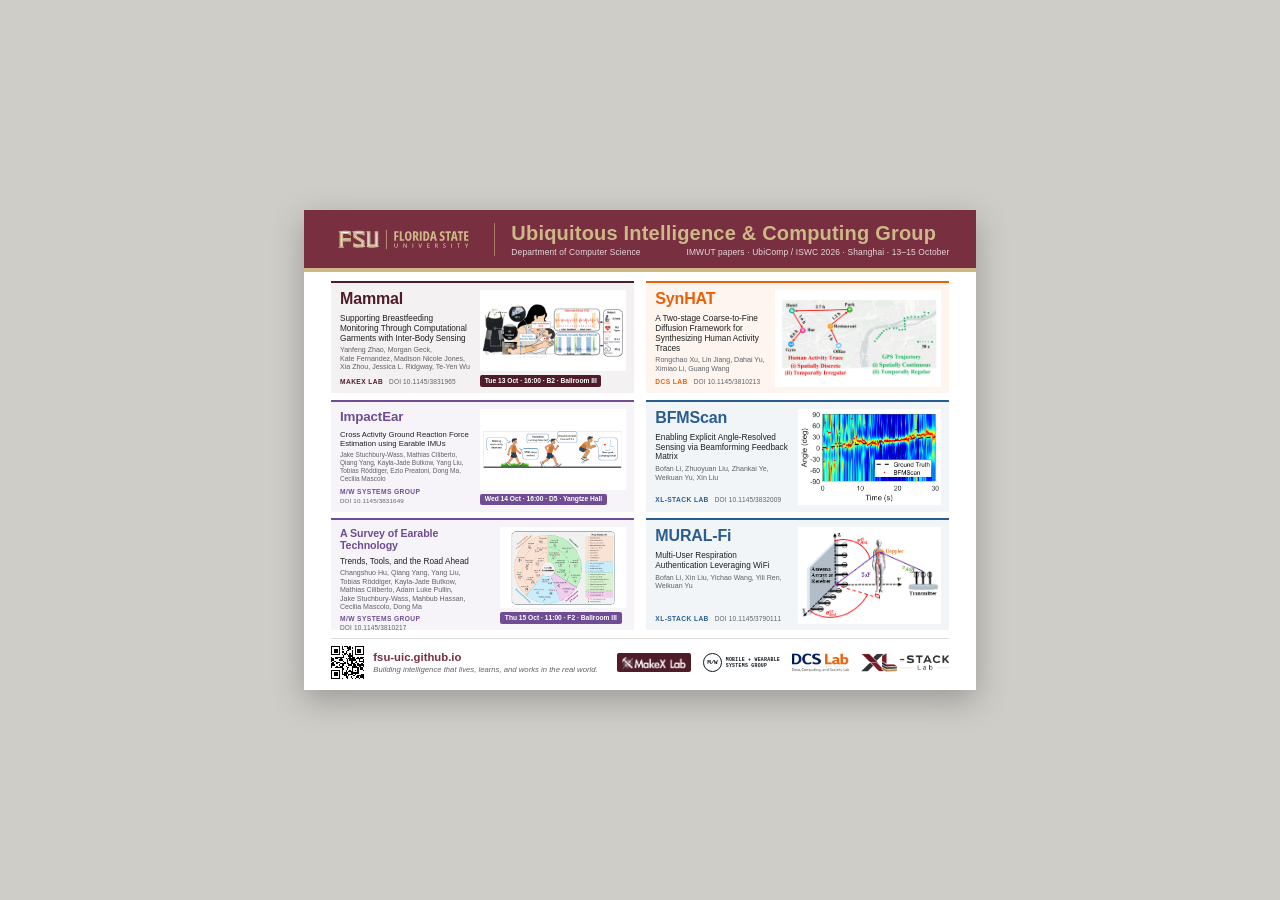
<file: assets/flyers/fsu-uic-imwut-ubicomp-2026-card-v13.html>
<!doctype html>
<html lang="en">
  <head>
    <meta charset="utf-8" />
    <meta name="viewport" content="width=device-width, initial-scale=1" />
    <title>FSU UIC at UbiComp/ISWC 2026</title>
    <meta
      name="description"
      content="Printable 7 x 5 inch card listing the FSU Ubiquitous Intelligence & Computing Group's IMWUT papers at UbiComp/ISWC 2026."
    />
    <style>
      /*
        Card size. Change these two values (and the matching @page size) to
        re-size the whole flyer; everything else is laid out relative to them.
      */
      :root {
        --card-w: 7in;
        --card-h: 5in;

        --garnet: #782f40;
        --gold: #ceb888;
        --ink: #1f2022;
        --muted: #5f6165;
        --line: #deddd9;
        --white: #ffffff;

        /* One color per lab, taken from each lab's own homepage: the card tint,
           accent rule, system name, talk badge, and credit line all use it. */
        --lab-xl: #2a5d8f; /* xinliulab.github.io lab page */
        --lab-dcs: #ea6006; /* orange of the DCS Lab logo */
        --lab-makex: #4f1d2a; /* MakeX Lab site background */
        --lab-mws: #6f4c93; /* purple for the group's paper cards */
        --mws-mark: #111820; /* the group's own M/W mark is black on its homepage */
      }

      @page {
        size: 7in 5in;
        margin: 0;
      }

      * {
        box-sizing: border-box;
      }

      html,
      body {
        margin: 0;
        padding: 0;
      }

      body {
        min-height: 100vh;
        display: grid;
        place-items: center;
        background: #cfcdc8;
        color: var(--ink);
        font-family: Arial, Helvetica, sans-serif;
        -webkit-print-color-adjust: exact;
        print-color-adjust: exact;
      }

      @media print {
        body {
          min-height: 0;
          display: block;
          background: none;
        }
      }

      .card {
        width: var(--card-w);
        height: var(--card-h);
        display: flex;
        flex-direction: column;
        overflow: hidden;
        background: var(--white);
      }

      @media screen {
        .card {
          box-shadow: 0 10px 30px rgba(0, 0, 0, 0.25);
        }
      }

      /* ---------- Header: FSU lockup | group name ---------- */

      .header {
        flex: 0 0 auto;
        display: flex;
        align-items: center;
        gap: 12pt;
        padding: 9pt 20pt 8pt;
        background: var(--garnet);
        color: var(--white);
        border-bottom: 3pt solid var(--gold);
      }

      .header-logo {
        flex: 0 0 auto;
        display: block;
        height: 25pt;
        width: auto;
        padding-right: 12pt;
        border-right: 0.75pt solid rgba(206, 184, 136, 0.55);
      }

      .header-text {
        flex: 1 1 auto;
        min-width: 0;
      }

      .header h1 {
        margin: 0 0 2.5pt;
        font-size: 15pt;
        line-height: 1.1;
        letter-spacing: 0.01em;
        white-space: nowrap;
        color: var(--gold);
      }

      .header-meta {
        display: flex;
        justify-content: space-between;
        gap: 10pt;
        font-size: 6.3pt;
        letter-spacing: 0.02em;
        white-space: nowrap;
        color: rgba(255, 255, 255, 0.82);
      }

      /* ---------- Six equal boxes ---------- */

      /* Left column: papers with a talk, in schedule order (Tue, Wed, Thu).
         Right column: papers without a talk. */
      .papers {
        flex: 1 1 auto;
        min-height: 0;
        display: grid;
        grid-template-columns: 1fr 1fr;
        grid-template-rows: repeat(3, minmax(0, 1fr));
        grid-auto-flow: column;
        gap: 5pt 9pt;
        margin: 0;
        padding: 7pt 20pt 6pt;
        list-style: none;
      }

      /*
        Every box is the same size; what happens inside is up to the paper.
        Each box is a small grid of three parts (fig, head, body) that the
        layout classes below arrange differently.
      */
      .paper {
        min-width: 0;
        min-height: 0;
        overflow: hidden;
        display: grid;
        gap: 3pt 7pt;
        padding: 5pt 6pt 5pt 7pt;
        border-top: 2pt solid var(--lab);
        background: color-mix(in srgb, var(--lab) 6%, var(--white));
      }

      .fig {
        grid-area: fig;
        min-width: 0;
        min-height: 0;
        margin: 0;
        padding: 2pt;
        background: var(--white);
        display: flex;
        align-items: center;
        justify-content: center;
      }

      .fig img {
        display: block;
        width: 100%;
        height: 100%;
        object-fit: contain;
      }

      .head {
        grid-area: head;
        min-width: 0;
      }

      .body {
        grid-area: body;
        min-width: 0;
        min-height: 0;
        display: flex;
        flex-direction: column;
      }

      /* Figure on the right, text on the left. */
      .layout-fig-right {
        grid-template-columns: minmax(0, 1fr) var(--fig, 50%);
        grid-template-rows: auto minmax(0, 1fr);
        grid-template-areas:
          "head fig"
          "body fig";
      }

      /* Figure on the right with the talk and DOI under it; text on the left. */
      .layout-fig-right-meta {
        grid-template-columns: minmax(0, 1fr) var(--fig, 50%);
        grid-template-rows: auto minmax(0, 1fr) auto;
        grid-template-areas:
          "head fig"
          "body fig"
          "body meta";
      }

      .meta {
        grid-area: meta;
        display: flex;
        align-items: baseline;
        justify-content: space-between;
        gap: 4pt;
      }

      .meta .talk {
        margin: 0;
      }

      .meta .doi {
        margin: 0;
        padding: 0;
      }

      /* ---------- Type: one role, one style ---------- */

      .lab-name {
        margin: 0;
        font-size: 5pt;
        font-weight: 700;
        letter-spacing: 0.12em;
        text-transform: uppercase;
        white-space: nowrap;
        color: var(--lab);
      }

      .system {
        margin: 1pt 0 0;
        font-size: var(--system-size, 12pt);
        line-height: 1.05;
        font-weight: 700;
        letter-spacing: -0.01em;
        color: var(--lab);
      }

      .subtitle {
        margin: 1.5pt 0 0;
        font-size: var(--subtitle-size, 6.2pt);
        line-height: 1.2;
        color: var(--ink);
      }

      .authors {
        margin: 2pt 0 0;
        font-family: "Arial Narrow", Arial, Helvetica, sans-serif;
        font-size: var(--authors-size, 5.3pt);
        line-height: 1.2;
        color: var(--muted);
      }

      /* Keep each author's name (and each DOI) on one line; break only between them. */
      .authors span,
      .doi .lab-name,
      .doi-inline {
        white-space: nowrap;
      }

      /* Credit line at the bottom of every box: LAB NAME  DOI ... */
      .doi {
        margin: auto 0 0;
        padding-top: 2pt;
        font-size: var(--doi-size, 4.9pt);
        line-height: 1.35;
        letter-spacing: 0.02em;
        color: var(--muted);
      }

      .doi .lab-name {
        display: inline;
        margin-right: 3pt;
        letter-spacing: 0.06em;
      }

      .talk {
        display: inline-block;
        margin-top: 2.5pt;
        padding: 1.2pt 3.5pt;
        border-radius: 1.5pt;
        background: var(--lab);
        color: var(--white);
        font-size: 5pt;
        font-weight: 700;
        line-height: 1.25;
      }

      /* ---------- Footer ---------- */

      .footer {
        flex: 0 0 auto;
        display: flex;
        align-items: center;
        justify-content: space-between;
        gap: 14pt;
        margin: 0 20pt;
        padding: 5pt 0 8pt;
        border-top: 1px solid var(--line);
      }

      .site {
        display: flex;
        align-items: center;
        gap: 7pt;
      }

      .site img {
        width: 25pt;
        height: 25pt;
        display: block;
      }

      .site strong {
        display: block;
        font-size: 8.5pt;
        color: var(--garnet);
      }

      .site span {
        display: block;
        margin-top: 1.5pt;
        font-size: 5.8pt;
        font-style: italic;
        color: var(--muted);
      }

      /* Lab legend: each member lab's own mark. */
      .faculty {
        --logo-h: 14pt; /* every lab logo is this tall */
        margin: 0;
        padding: 0;
        list-style: none;
        display: flex;
        align-items: flex-end;
        gap: 9pt;
      }

      .faculty li {
        display: flex;
        align-items: center;
      }

      .logo {
        height: var(--logo-h);
        display: flex;
        align-items: center;
      }

      .logo img {
        display: block;
        height: 100%;
        width: auto;
      }

      /* MakeX's logo is white, so it sits on its lab color. */
      .logo-chip {
        padding: 2.5pt 4pt;
        border-radius: 1.5pt;
        background: var(--lab);
      }

      /* The Mobile and Wearable Systems Group's mark, as on its homepage:
         "M/W" in a thin circle next to the group name, both in a monospace face. */
      .logo-mw {
        gap: 3pt;
        font-family: "Geist Mono", Consolas, "Courier New", monospace;
        font-weight: 600;
        color: var(--mws-mark);
      }

      .logo-mw .mw-circle {
        width: var(--logo-h);
        height: var(--logo-h);
        display: flex;
        align-items: center;
        justify-content: center;
        border: 0.6pt solid currentColor;
        border-radius: 50%;
        font-size: calc(var(--logo-h) * 0.33);
        letter-spacing: -0.06em;
      }

      .logo-mw .mw-name {
        font-size: calc(var(--logo-h) * 0.26);
        line-height: 1.2;
        letter-spacing: 0.06em;
        text-transform: uppercase;
        white-space: nowrap;
      }

      .lab-xl {
        --lab: var(--lab-xl);
      }
      .lab-dcs {
        --lab: var(--lab-dcs);
      }
      .lab-makex {
        --lab: var(--lab-makex);
      }
      .lab-mws {
        --lab: var(--lab-mws);
      }

      /* The Mammal thumbnail has wide white margins; show only its content. */
      .crop-mammal {
        object-view-box: inset(23.4% 1.4% 22.9% 7%);
      }
    </style>
  </head>
  <body>
    <article class="card">
      <header class="header">
        <img class="header-logo" src="../fsu-lockup-gold.svg" alt="Florida State University" />
        <div class="header-text">
          <h1>Ubiquitous Intelligence &amp; Computing Group</h1>
          <div class="header-meta">
            <span>Department of Computer Science</span>
            <span>IMWUT papers &middot; UbiComp / ISWC 2026 &middot; Shanghai &middot; 13&ndash;15 October</span>
          </div>
        </div>
      </header>

      <ul class="papers">
        <!-- Left column: papers with a talk, in schedule order. -->
        <li class="paper lab-makex layout-fig-right-meta" style="--fig: 51%">
          <figure class="fig"><img class="crop-mammal" src="../publications/mammal.png" alt="" /></figure>
          <div class="head">
            <h2 class="system">Mammal</h2>
          </div>
          <div class="body">
            <p class="subtitle">Supporting Breastfeeding Monitoring Through Computational Garments with Inter-Body Sensing</p>
            <p class="authors">
              <span>Yanfeng Zhao</span>, <span>Morgan Geck</span>, <span>Kate Fernandez</span>, <span>Madison Nicole Jones</span>, <span>Xia Zhou</span>, <span>Jessica L. Ridgway</span>, <span>Te-Yen Wu</span>
            </p>
            <p class="doi"><span class="lab-name">MakeX Lab</span> <span class="doi-inline">DOI 10.1145/3831965</span></p>
          </div>
          <div class="meta">
            <span class="talk">Tue 13 Oct &middot; 16:00 &middot; B2 &middot; Ballroom III</span>
          </div>
        </li>

        <li
          class="paper lab-mws layout-fig-right-meta"
          style="--fig: 51%; --system-size: 10pt; --subtitle-size: 5.8pt; --authors-size: 4.9pt; --doi-size: 4.7pt"
        >
          <figure class="fig"><img src="../publications/impactear.png" alt="" /></figure>
          <div class="head">
            <h2 class="system">ImpactEar</h2>
          </div>
          <div class="body">
            <p class="subtitle">Cross Activity Ground Reaction Force Estimation using Earable IMUs</p>
            <p class="authors">
              <span>Jake Stuchbury-Wass</span>, <span>Mathias Ciliberto</span>, <span>Qiang Yang</span>, <span>Kayla-Jade Butkow</span>, <span>Yang Liu</span>, <span>Tobias R&ouml;ddiger</span>, <span>Ezio Preatoni</span>, <span>Dong Ma</span>, <span>Cecilia Mascolo</span>
            </p>
            <p class="doi"><span class="lab-name">M/W Systems Group</span> <span class="doi-inline">DOI 10.1145/3831649</span></p>
          </div>
          <div class="meta">
            <span class="talk">Wed 14 Oct &middot; 16:00 &middot; D5 &middot; Yangtze Hall</span>
          </div>
        </li>

        <li class="paper lab-mws layout-fig-right-meta" style="--fig: 44%; --system-size: 8pt">
          <figure class="fig"><img src="../publications/earable-survey.png" alt="" /></figure>
          <div class="head">
            <h2 class="system">A Survey of Earable Technology</h2>
          </div>
          <div class="body">
            <p class="subtitle">Trends, Tools, and the Road Ahead</p>
            <p class="authors">
              <span>Changshuo Hu</span>, <span>Qiang Yang</span>, <span>Yang Liu</span>, <span>Tobias R&ouml;ddiger</span>, <span>Kayla-Jade Butkow</span>, <span>Mathias Ciliberto</span>, <span>Adam Luke Pullin</span>, <span>Jake Stuchbury-Wass</span>, <span>Mahbub Hassan</span>, <span>Cecilia Mascolo</span>, <span>Dong Ma</span>
            </p>
            <p class="doi"><span class="lab-name">M/W Systems Group</span> <span class="doi-inline">DOI 10.1145/3810217</span></p>
          </div>
          <div class="meta">
            <span class="talk">Thu 15 Oct &middot; 11:00 &middot; F2 &middot; Ballroom III</span>
          </div>
        </li>

        <!-- Right column: papers without a talk. -->
        <li class="paper lab-dcs layout-fig-right" style="--fig: 58%">
          <figure class="fig"><img src="../publications/synhat-map.jpg" alt="" /></figure>
          <div class="head">
            <h2 class="system">SynHAT</h2>
          </div>
          <div class="body">
            <p class="subtitle">A Two-stage Coarse-to-Fine Diffusion Framework for Synthesizing Human Activity Traces</p>
            <p class="authors">
              <span>Rongchao Xu</span>, <span>Lin Jiang</span>, <span>Dahai Yu</span>, <span>Ximiao Li</span>, <span>Guang Wang</span>
            </p>
            <p class="doi"><span class="lab-name">DCS Lab</span> <span class="doi-inline">DOI 10.1145/3810213</span></p>
          </div>
        </li>

        <li class="paper lab-xl layout-fig-right" style="--fig: 50%">
          <figure class="fig"><img src="../publications/bfmscan.png" alt="" /></figure>
          <div class="head">
            <h2 class="system">BFMScan</h2>
          </div>
          <div class="body">
            <p class="subtitle">Enabling Explicit Angle-Resolved Sensing via Beamforming Feedback Matrix</p>
            <p class="authors">
              <span>Bofan Li</span>, <span>Zhuoyuan Liu</span>, <span>Zhankai Ye</span>, <span>Weikuan Yu</span>, <span>Xin Liu</span>
            </p>
            <p class="doi"><span class="lab-name">XL-Stack Lab</span> <span class="doi-inline">DOI 10.1145/3832009</span></p>
          </div>
        </li>

        <li class="paper lab-xl layout-fig-right" style="--fig: 50%">
          <figure class="fig"><img src="../publications/muralfi.png" alt="" /></figure>
          <div class="head">
            <h2 class="system">MURAL-Fi</h2>
          </div>
          <div class="body">
            <p class="subtitle">Multi-User Respiration Authentication Leveraging WiFi</p>
            <p class="authors">
              <span>Bofan Li</span>, <span>Xin Liu</span>, <span>Yichao Wang</span>, <span>Yili Ren</span>, <span>Weikuan Yu</span>
            </p>
            <p class="doi"><span class="lab-name">XL-Stack Lab</span> <span class="doi-inline">DOI 10.1145/3790111</span></p>
          </div>
        </li>
      </ul>

      <footer class="footer">
        <div class="site">
          <img src="../fsu-uic-qr.svg" alt="QR code linking to fsu-uic.github.io" />
          <div>
            <strong>fsu-uic.github.io</strong>
            <span>Building intelligence that lives, learns, and works in the real world.</span>
          </div>
        </div>
        <ul class="faculty" aria-label="Faculty and labs">
          <li class="lab-makex">
            <span class="logo logo-chip"><img src="../labs/makex.png" alt="MakeX Lab" style="object-view-box: inset(7.1% 0.9% 14.3% 1.8%)" /></span>
          </li>
          <li class="lab-mws">
            <span class="logo logo-mw" aria-label="Mobile and Wearable Systems Group">
              <span class="mw-circle">M/W</span>
              <span class="mw-name">Mobile + Wearable<br />Systems Group</span>
            </span>
          </li>
          <li class="lab-dcs">
            <span class="logo"><img src="../labs/dcs.png" alt="DCS Lab" style="object-view-box: inset(3.2% 1.3% 2.4% 1.3%)" /></span>
          </li>
          <li class="lab-xl">
            <span class="logo"><img src="../labs/xl-stack-horizontal-C.png" alt="XL-Stack Lab" style="object-view-box: inset(13.4% 3.8% 13.4% 3.6%)" /></span>
          </li>
        </ul>
      </footer>
    </article>
  </body>
</html>
</file>
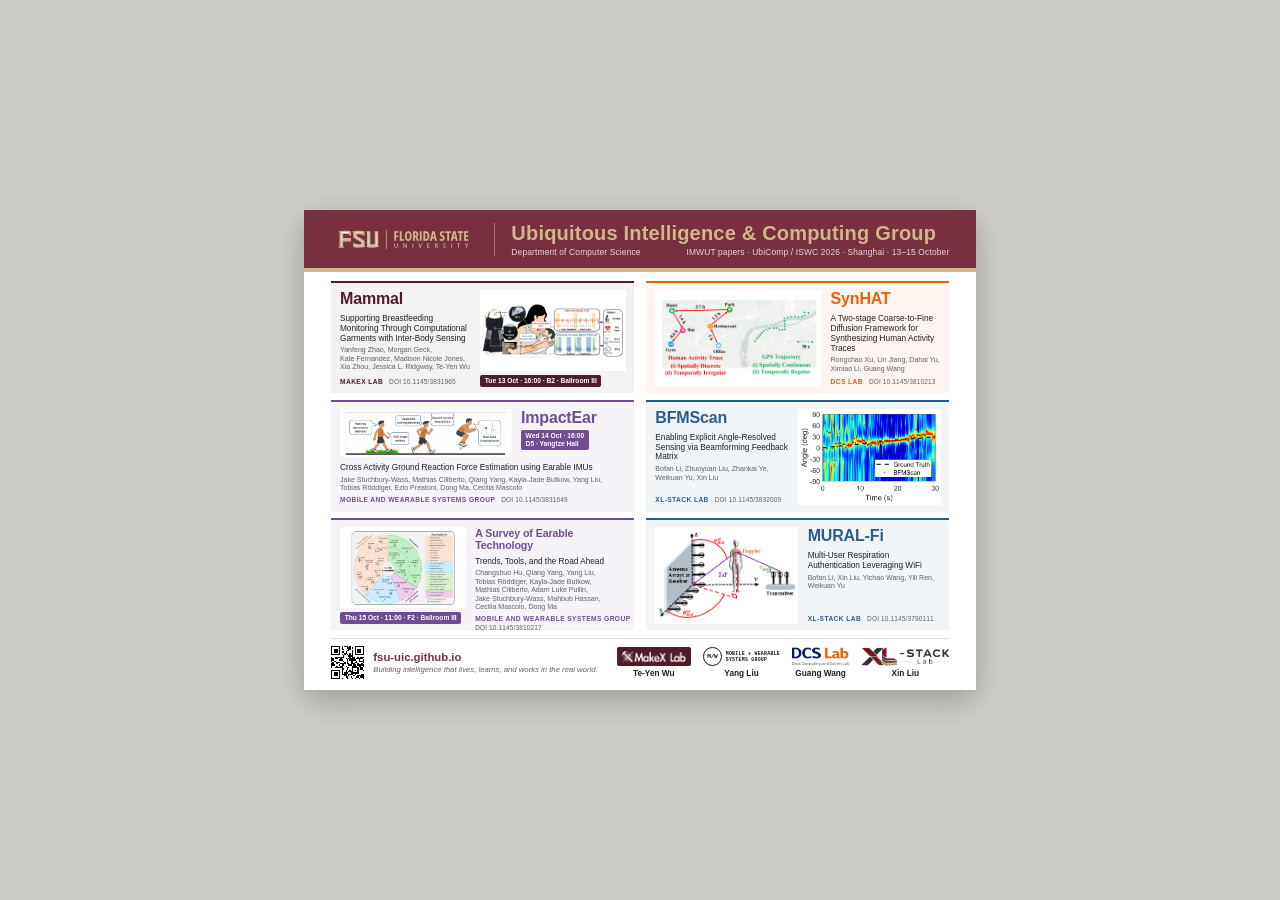
<file: assets/flyers/fsu-uic-imwut-ubicomp-2026-card.html>
<!doctype html>
<html lang="en">
  <head>
    <meta charset="utf-8" />
    <meta name="viewport" content="width=device-width, initial-scale=1" />
    <title>FSU UIC at UbiComp/ISWC 2026</title>
    <meta
      name="description"
      content="Printable 7 x 5 inch card listing the FSU Ubiquitous Intelligence & Computing Group's IMWUT papers at UbiComp/ISWC 2026."
    />
    <style>
      /*
        Card size. Change these two values (and the matching @page size) to
        re-size the whole flyer; everything else is laid out relative to them.
      */
      :root {
        --card-w: 7in;
        --card-h: 5in;

        --garnet: #782f40;
        --gold: #ceb888;
        --ink: #1f2022;
        --muted: #5f6165;
        --line: #deddd9;
        --white: #ffffff;

        /* One color per lab, taken from each lab's own homepage: the card tint,
           accent rule, system name, talk badge, and credit line all use it. */
        --lab-xl: #2a5d8f; /* xinliulab.github.io lab page */
        --lab-dcs: #ea6006; /* orange of the DCS Lab logo */
        --lab-makex: #4f1d2a; /* MakeX Lab site background */
        --lab-mws: #6f4c93; /* purple for the group's paper cards */
        --mws-mark: #111820; /* the group's own M/W mark is black on its homepage */
      }

      @page {
        size: 7in 5in;
        margin: 0;
      }

      * {
        box-sizing: border-box;
      }

      html,
      body {
        margin: 0;
        padding: 0;
      }

      body {
        min-height: 100vh;
        display: grid;
        place-items: center;
        background: #cfcdc8;
        color: var(--ink);
        font-family: Arial, Helvetica, sans-serif;
        -webkit-print-color-adjust: exact;
        print-color-adjust: exact;
      }

      @media print {
        body {
          min-height: 0;
          display: block;
          background: none;
        }
      }

      .card {
        width: var(--card-w);
        height: var(--card-h);
        display: flex;
        flex-direction: column;
        overflow: hidden;
        background: var(--white);
      }

      @media screen {
        .card {
          box-shadow: 0 10px 30px rgba(0, 0, 0, 0.25);
        }
      }

      /* ---------- Header: FSU lockup | group name ---------- */

      .header {
        flex: 0 0 auto;
        display: flex;
        align-items: center;
        gap: 12pt;
        padding: 9pt 20pt 8pt;
        background: var(--garnet);
        color: var(--white);
        border-bottom: 3pt solid var(--gold);
      }

      .header-logo {
        flex: 0 0 auto;
        display: block;
        height: 25pt;
        width: auto;
        padding-right: 12pt;
        border-right: 0.75pt solid rgba(206, 184, 136, 0.55);
      }

      .header-text {
        flex: 1 1 auto;
        min-width: 0;
      }

      .header h1 {
        margin: 0 0 2.5pt;
        font-size: 15pt;
        line-height: 1.1;
        letter-spacing: 0.01em;
        white-space: nowrap;
        color: var(--gold);
      }

      .header-meta {
        display: flex;
        justify-content: space-between;
        gap: 10pt;
        font-size: 6.3pt;
        letter-spacing: 0.02em;
        white-space: nowrap;
        color: rgba(255, 255, 255, 0.82);
      }

      /* ---------- Six equal boxes ---------- */

      /* Left column: papers with a talk, in schedule order (Tue, Wed, Thu).
         Right column: papers without a talk. */
      .papers {
        flex: 1 1 auto;
        min-height: 0;
        display: grid;
        grid-template-columns: 1fr 1fr;
        grid-template-rows: repeat(3, minmax(0, 1fr));
        grid-auto-flow: column;
        gap: 5pt 9pt;
        margin: 0;
        padding: 7pt 20pt 6pt;
        list-style: none;
      }

      /*
        Every box is the same size; what happens inside is up to the paper.
        Each box is a small grid of three parts (fig, head, body) that the
        layout classes below arrange differently.
      */
      .paper {
        min-width: 0;
        min-height: 0;
        overflow: hidden;
        display: grid;
        gap: 3pt 7pt;
        padding: 5pt 6pt 5pt 7pt;
        border-top: 2pt solid var(--lab);
        background: color-mix(in srgb, var(--lab) 6%, var(--white));
      }

      .fig {
        grid-area: fig;
        min-width: 0;
        min-height: 0;
        margin: 0;
        padding: 2pt;
        background: var(--white);
        display: flex;
        align-items: center;
        justify-content: center;
      }

      .fig img {
        display: block;
        width: 100%;
        height: 100%;
        object-fit: contain;
      }

      .head {
        grid-area: head;
        min-width: 0;
      }

      .body {
        grid-area: body;
        min-width: 0;
        min-height: 0;
        display: flex;
        flex-direction: column;
      }

      /* Figure on the right, text on the left. */
      .layout-fig-right {
        grid-template-columns: minmax(0, 1fr) var(--fig, 50%);
        grid-template-rows: auto minmax(0, 1fr);
        grid-template-areas:
          "head fig"
          "body fig";
      }

      /* Figure on the left, text on the right. */
      .layout-fig-left {
        grid-template-columns: var(--fig, 50%) minmax(0, 1fr);
        grid-template-rows: auto minmax(0, 1fr);
        grid-template-areas:
          "fig head"
          "fig body";
      }

      /* Figure on the right with the talk and DOI under it; text on the left. */
      .layout-fig-right-meta {
        grid-template-columns: minmax(0, 1fr) var(--fig, 50%);
        grid-template-rows: auto minmax(0, 1fr) auto;
        grid-template-areas:
          "head fig"
          "body fig"
          "body meta";
      }

      /* Figure on the left with the talk and DOI under it; text on the right. */
      .layout-fig-left-meta {
        grid-template-columns: var(--fig, 50%) minmax(0, 1fr);
        grid-template-rows: auto minmax(0, 1fr) auto;
        grid-template-areas:
          "fig head"
          "fig body"
          "meta body";
      }

      .layout-fig-left-meta .meta {
        flex-direction: column;
        align-items: flex-start;
        gap: 1.5pt;
      }

      .meta {
        grid-area: meta;
        display: flex;
        align-items: baseline;
        justify-content: space-between;
        gap: 4pt;
      }

      .meta .talk {
        margin: 0;
      }

      .meta .doi {
        margin: 0;
        padding: 0;
      }

      /* Figure in the top-left corner, name beside it, details across the bottom. */
      .layout-corner {
        grid-template-columns: var(--fig, 62%) minmax(0, 1fr);
        grid-template-rows: minmax(0, 1fr) auto;
        grid-template-areas:
          "fig head"
          "body body";
      }

      /* ---------- Type: one role, one style ---------- */

      .lab-name {
        margin: 0;
        font-size: 5pt;
        font-weight: 700;
        letter-spacing: 0.12em;
        text-transform: uppercase;
        white-space: nowrap;
        color: var(--lab);
      }

      .system {
        margin: 1pt 0 0;
        font-size: var(--system-size, 12pt);
        line-height: 1.05;
        font-weight: 700;
        letter-spacing: -0.01em;
        color: var(--lab);
      }

      .subtitle {
        margin: 1.5pt 0 0;
        font-size: var(--subtitle-size, 6.2pt);
        line-height: 1.2;
        color: var(--ink);
      }

      .authors {
        margin: 2pt 0 0;
        font-family: "Arial Narrow", Arial, Helvetica, sans-serif;
        font-size: 5.3pt;
        line-height: 1.2;
        color: var(--muted);
      }

      /* Keep each author's name (and each DOI) on one line; break only between them. */
      .authors span,
      .doi .lab-name,
      .doi-inline {
        white-space: nowrap;
      }

      /* Credit line at the bottom of every box: LAB NAME  DOI ... */
      .doi {
        margin: auto 0 0;
        padding-top: 2pt;
        font-size: 4.9pt;
        line-height: 1.35;
        letter-spacing: 0.02em;
        color: var(--muted);
      }

      .doi .lab-name {
        display: inline;
        margin-right: 3pt;
        letter-spacing: 0.06em;
      }

      .talk {
        display: inline-block;
        margin-top: 2.5pt;
        padding: 1.2pt 3.5pt;
        border-radius: 1.5pt;
        background: var(--lab);
        color: var(--white);
        font-size: 5pt;
        font-weight: 700;
        line-height: 1.25;
      }

      /* ---------- Footer ---------- */

      .footer {
        flex: 0 0 auto;
        display: flex;
        align-items: center;
        justify-content: space-between;
        gap: 14pt;
        margin: 0 20pt;
        padding: 5pt 0 8pt;
        border-top: 1px solid var(--line);
      }

      .site {
        display: flex;
        align-items: center;
        gap: 7pt;
      }

      .site img {
        width: 25pt;
        height: 25pt;
        display: block;
      }

      .site strong {
        display: block;
        font-size: 8.5pt;
        color: var(--garnet);
      }

      .site span {
        display: block;
        margin-top: 1.5pt;
        font-size: 5.8pt;
        font-style: italic;
        color: var(--muted);
      }

      /* Faculty legend: each lab's own logo, with the faculty name under it. */
      .faculty {
        --logo-h: 14pt; /* every lab logo is this tall */
        margin: 0;
        padding: 0;
        list-style: none;
        display: flex;
        align-items: flex-end;
        gap: 9pt;
      }

      .faculty li {
        display: flex;
        flex-direction: column;
        align-items: center;
        gap: 2.5pt;
      }

      .logo {
        height: var(--logo-h);
        display: flex;
        align-items: center;
      }

      .logo img {
        display: block;
        height: 100%;
        width: auto;
      }

      /* MakeX's logo is white, so it sits on its lab color. */
      .logo-chip {
        padding: 2.5pt 4pt;
        border-radius: 1.5pt;
        background: var(--lab);
      }

      /* The Mobile and Wearable Systems Group's mark, as on its homepage:
         "M/W" in a thin circle next to the group name, both in a monospace face. */
      .logo-mw {
        gap: 3pt;
        font-family: "Geist Mono", Consolas, "Courier New", monospace;
        font-weight: 600;
        color: var(--mws-mark);
      }

      .logo-mw .mw-circle {
        width: var(--logo-h);
        height: var(--logo-h);
        display: flex;
        align-items: center;
        justify-content: center;
        border: 0.6pt solid currentColor;
        border-radius: 50%;
        font-size: calc(var(--logo-h) * 0.33);
        letter-spacing: -0.06em;
      }

      .logo-mw .mw-name {
        font-size: calc(var(--logo-h) * 0.26);
        line-height: 1.2;
        letter-spacing: 0.06em;
        text-transform: uppercase;
        white-space: nowrap;
      }

      .faculty strong {
        font-size: 6.2pt;
        color: var(--ink);
      }

      .lab-xl {
        --lab: var(--lab-xl);
      }
      .lab-dcs {
        --lab: var(--lab-dcs);
      }
      .lab-makex {
        --lab: var(--lab-makex);
      }
      .lab-mws {
        --lab: var(--lab-mws);
      }

      /* The Mammal thumbnail has wide white margins; show only its content. */
      .crop-mammal {
        object-view-box: inset(23.4% 1.4% 22.9% 7%);
      }
    </style>
  </head>
  <body>
    <article class="card">
      <header class="header">
        <img class="header-logo" src="fsu-lockup-gold.svg" alt="Florida State University" />
        <div class="header-text">
          <h1>Ubiquitous Intelligence &amp; Computing Group</h1>
          <div class="header-meta">
            <span>Department of Computer Science</span>
            <span>IMWUT papers &middot; UbiComp / ISWC 2026 &middot; Shanghai &middot; 13&ndash;15 October</span>
          </div>
        </div>
      </header>

      <ul class="papers">
        <!-- Left column: papers with a talk, in schedule order. -->
        <li class="paper lab-makex layout-fig-right-meta" style="--fig: 51%">
          <figure class="fig"><img class="crop-mammal" src="../publications/mammal.png" alt="" /></figure>
          <div class="head">
            <h2 class="system">Mammal</h2>
          </div>
          <div class="body">
            <p class="subtitle">Supporting Breastfeeding Monitoring Through Computational Garments with Inter-Body Sensing</p>
            <p class="authors">
              <span>Yanfeng Zhao</span>, <span>Morgan Geck</span>, <span>Kate Fernandez</span>, <span>Madison Nicole Jones</span>, <span>Xia Zhou</span>, <span>Jessica L. Ridgway</span>, <span>Te-Yen Wu</span>
            </p>
            <p class="doi"><span class="lab-name">MakeX Lab</span> <span class="doi-inline">DOI 10.1145/3831965</span></p>
          </div>
          <div class="meta">
            <span class="talk">Tue 13 Oct &middot; 16:00 &middot; B2 &middot; Ballroom III</span>
          </div>
        </li>

        <li class="paper lab-mws layout-corner" style="--fig: 60%">
          <figure class="fig"><img src="../publications/impactear.png" alt="" /></figure>
          <div class="head">
            <h2 class="system">ImpactEar</h2>
            <span class="talk">Wed 14 Oct &middot; 16:00<br />D5 &middot; Yangtze Hall</span>
          </div>
          <div class="body">
            <p class="subtitle">Cross Activity Ground Reaction Force Estimation using Earable IMUs</p>
            <p class="authors">
              <span>Jake Stuchbury-Wass</span>, <span>Mathias Ciliberto</span>, <span>Qiang Yang</span>, <span>Kayla-Jade Butkow</span>, <span>Yang Liu</span>, <span>Tobias R&ouml;ddiger</span>, <span>Ezio Preatoni</span>, <span>Dong Ma</span>, <span>Cecilia Mascolo</span>
            </p>
            <p class="doi"><span class="lab-name">Mobile and Wearable Systems Group</span> <span class="doi-inline">DOI 10.1145/3831649</span></p>
          </div>
        </li>

        <li class="paper lab-mws layout-fig-left-meta" style="--fig: 44%; --system-size: 8pt">
          <figure class="fig"><img src="../publications/earable-survey.png" alt="" /></figure>
          <div class="head">
            <h2 class="system">A Survey of Earable Technology</h2>
          </div>
          <div class="body">
            <p class="subtitle">Trends, Tools, and the Road Ahead</p>
            <p class="authors">
              <span>Changshuo Hu</span>, <span>Qiang Yang</span>, <span>Yang Liu</span>, <span>Tobias R&ouml;ddiger</span>, <span>Kayla-Jade Butkow</span>, <span>Mathias Ciliberto</span>, <span>Adam Luke Pullin</span>, <span>Jake Stuchbury-Wass</span>, <span>Mahbub Hassan</span>, <span>Cecilia Mascolo</span>, <span>Dong Ma</span>
            </p>
            <p class="doi"><span class="lab-name">Mobile and Wearable Systems Group</span> <span class="doi-inline">DOI 10.1145/3810217</span></p>
          </div>
          <div class="meta">
            <span class="talk">Thu 15 Oct &middot; 11:00 &middot; F2 &middot; Ballroom III</span>
          </div>
        </li>

        <!-- Right column: papers without a talk. -->
        <li class="paper lab-dcs layout-fig-left" style="--fig: 58%">
          <figure class="fig"><img src="../publications/synhat-map.jpg" alt="" /></figure>
          <div class="head">
            <h2 class="system">SynHAT</h2>
          </div>
          <div class="body">
            <p class="subtitle">A Two-stage Coarse-to-Fine Diffusion Framework for Synthesizing Human Activity Traces</p>
            <p class="authors">
              <span>Rongchao Xu</span>, <span>Lin Jiang</span>, <span>Dahai Yu</span>, <span>Ximiao Li</span>, <span>Guang Wang</span>
            </p>
            <p class="doi"><span class="lab-name">DCS Lab</span> <span class="doi-inline">DOI 10.1145/3810213</span></p>
          </div>
        </li>

        <li class="paper lab-xl layout-fig-right" style="--fig: 50%">
          <figure class="fig"><img src="../publications/bfmscan.png" alt="" /></figure>
          <div class="head">
            <h2 class="system">BFMScan</h2>
          </div>
          <div class="body">
            <p class="subtitle">Enabling Explicit Angle-Resolved Sensing via Beamforming Feedback Matrix</p>
            <p class="authors">
              <span>Bofan Li</span>, <span>Zhuoyuan Liu</span>, <span>Zhankai Ye</span>, <span>Weikuan Yu</span>, <span>Xin Liu</span>
            </p>
            <p class="doi"><span class="lab-name">XL-Stack Lab</span> <span class="doi-inline">DOI 10.1145/3832009</span></p>
          </div>
        </li>

        <li class="paper lab-xl layout-fig-left" style="--fig: 50%">
          <figure class="fig"><img src="../publications/muralfi.png" alt="" /></figure>
          <div class="head">
            <h2 class="system">MURAL-Fi</h2>
          </div>
          <div class="body">
            <p class="subtitle">Multi-User Respiration Authentication Leveraging WiFi</p>
            <p class="authors">
              <span>Bofan Li</span>, <span>Xin Liu</span>, <span>Yichao Wang</span>, <span>Yili Ren</span>, <span>Weikuan Yu</span>
            </p>
            <p class="doi"><span class="lab-name">XL-Stack Lab</span> <span class="doi-inline">DOI 10.1145/3790111</span></p>
          </div>
        </li>
      </ul>

      <footer class="footer">
        <div class="site">
          <img src="fsu-uic-qr.svg" alt="QR code linking to fsu-uic.github.io" />
          <div>
            <strong>fsu-uic.github.io</strong>
            <span>Building intelligence that lives, learns, and works in the real world.</span>
          </div>
        </div>
        <ul class="faculty" aria-label="Faculty and labs">
          <li class="lab-makex">
            <span class="logo logo-chip"><img src="../labs/makex.png" alt="MakeX Lab" style="object-view-box: inset(7.1% 0.9% 14.3% 1.8%)" /></span>
            <strong>Te-Yen Wu</strong>
          </li>
          <li class="lab-mws">
            <span class="logo logo-mw" aria-label="Mobile and Wearable Systems Group">
              <span class="mw-circle">M/W</span>
              <span class="mw-name">Mobile + Wearable<br />Systems Group</span>
            </span>
            <strong>Yang Liu</strong>
          </li>
          <li class="lab-dcs">
            <span class="logo"><img src="../labs/dcs.png" alt="DCS Lab" style="object-view-box: inset(3.2% 1.3% 2.4% 1.3%)" /></span>
            <strong>Guang Wang</strong>
          </li>
          <li class="lab-xl">
            <span class="logo"><img src="../labs/xl-stack-horizontal-C.png" alt="XL-Stack Lab" style="object-view-box: inset(13.4% 3.8% 13.4% 3.6%)" /></span>
            <strong>Xin Liu</strong>
          </li>
        </ul>
      </footer>
    </article>
  </body>
</html>
</file>
<file: styles.css>
:root {
  --garnet: #782f40;
  --gold: #ceb888;
  --ink: #1f2022;
  --muted: #5f6165;
  --line: #deddd9;
  --surface: #f7f6f4;
  --white: #ffffff;
}

* {
  box-sizing: border-box;
}

html {
  scroll-behavior: smooth;
}

body {
  margin: 0;
  background: var(--white);
  color: var(--ink);
  font-family: Arial, Helvetica, sans-serif;
}

a {
  color: inherit;
  text-decoration: none;
}

.sr-only {
  position: absolute;
  width: 1px;
  height: 1px;
  overflow: hidden;
  clip: rect(0, 0, 0, 0);
  clip-path: inset(50%);
  white-space: nowrap;
}

.skip-link {
  position: fixed;
  top: 8px;
  left: 8px;
  z-index: 10;
  transform: translateY(-150%);
  border: 2px solid var(--garnet);
  background: var(--white);
  padding: 9px 12px;
  color: var(--garnet);
  font-weight: 700;
}

.skip-link:focus {
  transform: translateY(0);
}

.university-bar {
  min-height: 36px;
  display: flex;
  align-items: center;
  justify-content: space-between;
  gap: 24px;
  background: var(--garnet);
  padding: 0 max(20px, calc((100% - 1180px) / 2));
  color: var(--white);
  font-size: 0.9rem;
  font-weight: 700;
}

.university-bar .department-link {
  color: #f3ede1;
}

.site-header {
  width: min(1180px, calc(100% - 40px));
  min-height: 92px;
  display: flex;
  align-items: center;
  justify-content: space-between;
  gap: 32px;
  margin: 0 auto;
  border-bottom: 1px solid var(--line);
}

.site-brand {
  min-width: 0;
  display: flex;
  align-items: center;
  gap: 18px;
}

.letter-mark {
  width: 54px;
  display: flex;
  flex: 0 0 auto;
  flex-direction: column;
  font-size: 1.35rem;
  font-weight: 850;
  letter-spacing: 0;
  line-height: 0.85;
}

.letter-mark span:first-child {
  color: var(--garnet);
}

.letter-mark span:last-child {
  color: #9b824f;
}

.site-identity {
  border-left: 1px solid var(--line);
  padding-left: 18px;
}

.site-identity p {
  margin: 0 0 4px;
  font-size: 1.05rem;
  font-weight: 750;
}

.site-identity span {
  color: var(--muted);
  font-size: 0.88rem;
}

.site-nav {
  display: flex;
  align-items: center;
  gap: 4px;
  margin-left: auto;
}

.site-nav a {
  border-bottom: 3px solid transparent;
  padding: 12px 11px 9px;
  color: var(--muted);
  font-size: 0.88rem;
  font-weight: 800;
  text-transform: uppercase;
}

.site-nav a:hover,
.site-nav a:focus-visible {
  border-bottom-color: var(--garnet);
  background: var(--surface);
  color: var(--garnet);
  outline: none;
}

main {
  width: min(1180px, calc(100% - 40px));
  margin: 0 auto;
}

.intro {
  display: grid;
  grid-template-columns: minmax(0, 1.2fr) minmax(300px, 0.8fr);
  gap: 56px;
  align-items: center;
  padding: 64px 0 38px;
}

.intro-copy {
  min-width: 0;
}

.eyebrow,
.opportunities article > p {
  margin: 0 0 12px;
  color: var(--garnet);
  font-size: 0.88rem;
  font-weight: 800;
  text-transform: uppercase;
}

h1 {
  max-width: 780px;
  margin: 0 0 20px;
  font-size: 3.35rem;
  letter-spacing: 0;
  line-height: 1.02;
}

.mission {
  max-width: 820px;
  margin: 0;
  color: var(--muted);
  font-size: 1rem;
  line-height: 1.7;
}

.mission-quote {
  max-width: 760px;
  margin: 24px 0 0;
  border-left: 4px solid var(--gold);
  padding-left: 16px;
  color: var(--garnet);
  font-size: 1.08rem;
  font-weight: 800;
  line-height: 1.4;
}

.group-image {
  aspect-ratio: 1672 / 941;
  min-width: 0;
  overflow: hidden;
  margin: 0;
  border: 1px solid var(--line);
  border-top: 5px solid var(--gold);
  background: var(--surface);
}

.group-image img {
  width: 100%;
  height: 100%;
  display: block;
  object-fit: cover;
}

.research-architecture {
  border-top: 5px solid var(--gold);
  padding-top: 34px;
}

.architecture-track {
  margin-top: 0;
  overflow-x: auto;
  overflow-y: hidden;
  scrollbar-color: var(--gold) var(--surface);
}

.architecture-stages {
  min-width: 1000px;
  display: flex;
  align-items: stretch;
}

.architecture-stage {
  --stage-accent: var(--garnet);
  min-width: 0;
  display: flex;
  flex-direction: column;
  background: transparent;
  color: var(--ink);
}

.architecture-stage[data-layer-stage="hardware"] {
  flex: 0 0 19.53125%;
}

.architecture-stage[data-layer-stage="systems"] {
  --stage-accent: #a88a4f;
  flex: 0 0 21.158854%;
}

.architecture-stage[data-layer-stage="intelligence"] {
  flex: 0 0 17.903646%;
}

.architecture-stage[data-layer-stage="humans"] {
  --stage-accent: #a88a4f;
  flex: 0 0 16.601563%;
}

.architecture-stage[data-layer-stage="applications"] {
  --stage-accent: var(--ink);
  flex: 0 0 24.804687%;
}

.stage-select {
  appearance: none;
  width: 100%;
  display: block;
  border: 0;
  background: transparent;
  padding: 0;
  color: inherit;
  cursor: pointer;
  font: inherit;
  text-align: left;
}

.stage-select:focus-visible,
.stage-points button:focus-visible {
  position: relative;
  z-index: 2;
  outline: 3px solid var(--gold);
  outline-offset: -3px;
}

.stage-visual {
  width: 100%;
  display: block;
  overflow: hidden;
  line-height: 0;
  transition: opacity 180ms ease;
}

.stage-visual img {
  width: 100%;
  height: auto;
  display: block;
}

.architecture-stage.is-muted .stage-visual {
  opacity: 0.38;
}

.stage-select:hover .stage-visual,
.architecture-stage.is-active .stage-visual {
  opacity: 1;
}

.stage-caption {
  min-height: 116px;
  display: grid;
  grid-template-columns: auto minmax(0, 1fr);
  grid-template-rows: auto 1fr;
  column-gap: 8px;
  border-top: 1px solid var(--line);
  padding: 14px 10px 16px;
  transition: border-color 180ms ease, box-shadow 180ms ease;
}

.stage-index {
  grid-row: 1 / span 2;
  margin-top: 2px;
  color: var(--stage-accent);
  font-size: 0.82rem;
  font-weight: 800;
}

.stage-caption strong {
  color: var(--garnet);
  font-size: 1.05rem;
  line-height: 1.2;
}

.stage-summary {
  margin-top: 6px;
  color: var(--muted);
  font-size: 0.88rem;
  line-height: 1.4;
}

.stage-points {
  min-height: 164px;
  display: grid;
  align-content: start;
  gap: 3px;
  border-top: 1px solid var(--line);
  padding: 12px 10px;
  transition: background-color 180ms ease, opacity 180ms ease;
}

.stage-points button {
  appearance: none;
  position: relative;
  width: 100%;
  border: 0;
  border-radius: 3px;
  background: transparent;
  padding: 7px 5px 7px 15px;
  color: var(--ink);
  cursor: pointer;
  font: inherit;
  font-size: 0.86rem;
  font-weight: 700;
  line-height: 1.3;
  text-align: left;
  transition: background-color 150ms ease, color 150ms ease;
}

.stage-points button::before {
  position: absolute;
  top: 0.78em;
  left: 5px;
  width: 4px;
  height: 4px;
  border-radius: 50%;
  background: var(--stage-accent);
  content: "";
}

.stage-points button:hover {
  background: var(--surface);
  color: var(--garnet);
}

.stage-points button[aria-pressed="true"] {
  background: var(--garnet);
  color: var(--white);
}

.stage-points button[aria-pressed="true"]::before {
  background: var(--gold);
}

.architecture-stage.is-muted .stage-points {
  opacity: 0.42;
}

.architecture-stage.is-active .stage-points {
  background: var(--surface);
}

.architecture-stage.is-active {
  box-shadow: inset 0 -3px 0 var(--stage-accent);
}

.stage-select:hover .stage-caption,
.architecture-stage.is-active .stage-caption {
  border-top-color: var(--stage-accent);
  box-shadow: inset 0 3px 0 var(--stage-accent);
}

.member-labs {
  margin-top: 64px;
  border-top: 1px solid var(--line);
  padding-top: 42px;
}

.labs-heading {
  display: grid;
  grid-template-columns: minmax(0, 1fr) auto;
  gap: 36px;
  align-items: end;
}

.labs-heading h2 {
  max-width: 700px;
  margin: 0 0 14px;
  font-size: 2rem;
  line-height: 1.1;
}

.labs-heading > div > p:last-child {
  max-width: 720px;
  margin: 0;
  color: var(--muted);
  font-size: 1.05rem;
  line-height: 1.65;
}

.lab-reset {
  appearance: none;
  border: 1px solid var(--garnet);
  background: var(--white);
  padding: 9px 13px;
  color: var(--garnet);
  cursor: pointer;
  font: inherit;
  font-size: 0.9rem;
  font-weight: 800;
}

.lab-reset:hover,
.lab-reset:focus-visible {
  background: var(--garnet);
  color: var(--white);
}

.lab-grid {
  display: grid;
  grid-template-columns: repeat(2, minmax(0, 1fr));
  margin-top: 32px;
  border-top: 1px solid var(--line);
  border-bottom: 1px solid var(--line);
}

.lab-card {
  min-width: 0;
  display: flex;
  flex-direction: column;
  border-left: 1px solid var(--line);
  padding: 30px;
  scroll-margin-top: 24px;
  transition: background-color 180ms ease, opacity 180ms ease, box-shadow 180ms ease;
}

.lab-card:nth-child(odd) {
  border-left: 0;
}

.lab-card:nth-child(n + 3) {
  border-top: 1px solid var(--line);
}

.lab-card.is-match {
  background: var(--surface);
  box-shadow: inset 0 4px 0 var(--garnet);
}

.lab-card.is-muted {
  opacity: 0.52;
}

.lab-card-heading {
  display: grid;
  grid-template-columns: 1fr;
  gap: 14px;
  align-items: start;
  margin-bottom: 14px;
}

.lab-card-heading > div {
  min-width: 0;
}

.lab-mark {
  width: 184px;
  height: 68px;
  display: flex;
  align-items: center;
  justify-content: center;
  overflow: hidden;
  border: 1px solid var(--line);
  border-radius: 4px;
  background: var(--white);
  padding: 8px;
}

.lab-mark img {
  width: auto;
  height: auto;
  max-width: 100%;
  max-height: 100%;
  display: block;
  object-fit: contain;
}

.lab-mark-makex {
  border-color: var(--garnet);
  background: #4f1d2a;
  padding: 9px;
}

.lab-mark-dcs {
  border-color: var(--gold);
  background: var(--white);
}

.lab-mark-mws {
  border-color: var(--ink);
  background: var(--surface);
  padding: 0;
}

.lab-mark-mws img {
  width: 100%;
  height: 100%;
  object-fit: cover;
}

.lab-lead {
  margin: 0 0 8px;
  color: var(--garnet);
  font-size: 0.88rem;
  font-weight: 800;
  text-transform: uppercase;
}

.lab-card h3 {
  margin: 0 0 12px;
  font-size: 1.2rem;
  line-height: 1.25;
}

.lab-card-heading .lab-lead {
  margin-bottom: 6px;
}

.lab-card-heading h3 {
  margin: 0;
}

.lab-card h3 a:hover,
.lab-card h3 a:focus-visible {
  color: var(--garnet);
  text-decoration: underline;
  text-underline-offset: 4px;
}

.lab-card > p:not(.lab-lead) {
  max-width: 520px;
  margin: 0;
  color: var(--muted);
  font-size: 1.02rem;
  line-height: 1.6;
}

.lab-layers {
  display: flex;
  flex-wrap: wrap;
  gap: 6px;
  margin: 20px 0 0;
  padding: 0;
  list-style: none;
}

.lab-layers li {
  border-left: 3px solid var(--gold);
  background: #f3f1ed;
  padding: 5px 7px;
  color: var(--muted);
  font-size: 0.82rem;
  font-weight: 800;
}

.lab-layers li.is-active {
  border-left-color: var(--gold);
  background: var(--garnet);
  color: var(--white);
}

.lab-strengths {
  display: flex;
  flex-wrap: wrap;
  gap: 7px;
  margin: 12px 0 24px;
  padding: 0;
  list-style: none;
}

.lab-strengths li {
  border: 1px solid var(--line);
  background: var(--white);
  padding: 6px 8px;
  color: var(--muted);
  font-size: 0.86rem;
  font-weight: 700;
}

.lab-link {
  width: fit-content;
  margin-top: auto;
  border-bottom: 2px solid var(--gold);
  padding-bottom: 3px;
  color: var(--garnet);
  font-size: 0.9rem;
  font-weight: 800;
}

.lab-link:hover,
.lab-link:focus-visible {
  border-bottom-color: var(--garnet);
}

.selected-publications {
  margin-top: 64px;
  border-top: 1px solid var(--line);
  padding-top: 42px;
}

.publications-heading {
  display: block;
}

.publications-heading h2 {
  margin: 0;
  font-size: 2rem;
  line-height: 1.08;
}

.publication-grid {
  display: grid;
  grid-template-columns: repeat(2, minmax(0, 1fr));
  gap: 12px;
  margin-top: 18px;
}

.publication-filter {
  display: flex;
  align-items: center;
  justify-content: space-between;
  gap: 24px;
  margin-top: 26px;
  border-bottom: 1px solid var(--line);
  padding-bottom: 10px;
}

.publication-filter p {
  margin: 0;
  color: var(--muted);
  font-size: 0.9rem;
}

.publication-reset {
  appearance: none;
  border: 0;
  border-bottom: 2px solid var(--gold);
  background: transparent;
  padding: 0 0 3px;
  color: var(--garnet);
  cursor: pointer;
  font: inherit;
  font-size: 0.9rem;
  font-weight: 800;
}

.publication-reset:hover,
.publication-reset:focus-visible {
  border-bottom-color: var(--garnet);
}

.publication-item {
  min-width: 0;
  transition: opacity 180ms ease;
}

.publication-item.is-match > a {
  border-color: var(--garnet);
  box-shadow: inset 0 -3px 0 var(--gold);
}

.publication-item > a {
  position: relative;
  min-height: 168px;
  display: grid;
  grid-template-columns: 150px minmax(0, 1fr);
  overflow: hidden;
  border: 1px solid var(--line);
  background: var(--white);
  transition: border-color 180ms ease, box-shadow 180ms ease;
}

.publication-item > a:hover,
.publication-item > a:focus-visible {
  border-color: var(--garnet);
  box-shadow: inset 0 -3px 0 var(--gold);
  outline: none;
}

.publication-visual {
  min-height: 168px;
  display: block;
  overflow: hidden;
  border-right: 1px solid var(--line);
  background: var(--surface);
}

.publication-visual img {
  width: 100%;
  height: 100%;
  display: block;
  object-fit: contain;
  padding: 8px;
  transition: transform 180ms ease;
}

.publication-item > a:hover .publication-visual img,
.publication-item > a:focus-visible .publication-visual img {
  transform: scale(1.025);
}

.publication-copy {
  min-width: 0;
  display: flex;
  flex-direction: column;
  padding: 20px 38px 18px 20px;
}

.publication-copy > span:first-child {
  margin-bottom: 9px;
  color: var(--garnet);
  font-size: 0.84rem;
  font-weight: 800;
  text-transform: uppercase;
}

.publication-copy strong {
  font-size: 1.08rem;
  line-height: 1.35;
}

.publication-copy small {
  margin-top: auto;
  padding-top: 14px;
  color: var(--muted);
  font-size: 0.86rem;
  font-weight: 700;
}

.publication-arrow {
  position: absolute;
  top: 18px;
  right: 17px;
  color: var(--gold);
  font-size: 1rem;
  font-weight: 800;
}

.opportunities {
  display: grid;
  grid-template-columns: repeat(2, minmax(0, 1fr));
  border-top: 1px solid var(--line);
  margin-top: 72px;
  padding: 58px 0 76px;
}

.opportunities article {
  min-width: 0;
  padding: 0 42px;
}

.opportunities article:first-child {
  border-right: 1px solid var(--line);
  padding-left: 0;
}

.opportunities h2 {
  margin: 0 0 12px;
  font-size: 1.45rem;
  line-height: 1.2;
}

.opportunities article > span {
  color: var(--muted);
  font-size: 1.05rem;
  line-height: 1.6;
}

.opportunity-link {
  width: fit-content;
  display: block;
  margin-top: 20px;
  border-bottom: 2px solid var(--gold);
  padding-bottom: 4px;
  color: var(--garnet);
  font-size: 0.92rem;
  font-weight: 800;
}

.opportunity-link:hover,
.opportunity-link:focus-visible {
  border-bottom-color: var(--garnet);
}

.opportunity-link span {
  display: inline-block;
  margin-left: 6px;
  transition: transform 180ms ease;
}

.opportunity-link:hover span,
.opportunity-link:focus-visible span {
  transform: translateX(3px);
}

footer {
  min-height: 90px;
  display: flex;
  align-items: center;
  justify-content: space-between;
  gap: 30px;
  border-top: 5px solid var(--gold);
  background: var(--ink);
  padding: 22px max(20px, calc((100% - 1180px) / 2));
  color: var(--white);
}

footer > div {
  display: flex;
  gap: 18px;
}

footer > div:first-child {
  flex-direction: column;
  gap: 4px;
}

footer strong {
  color: var(--gold);
}

footer span,
footer a {
  color: #d8d5d0;
  font-size: 0.88rem;
}

footer a:hover,
footer a:focus-visible,
.university-bar a:hover,
.university-bar a:focus-visible {
  text-decoration: underline;
  text-underline-offset: 3px;
}

@media (max-width: 900px) {
  .intro {
    grid-template-columns: minmax(0, 1.15fr) minmax(260px, 0.85fr);
    gap: 38px;
  }

  .publications-heading {
    grid-template-columns: 1fr;
    gap: 18px;
  }

}

@media (max-width: 680px) {
  .university-bar {
    gap: 16px;
    padding: 0 16px;
  }

  .university-bar .department-link {
    display: none;
  }

  .site-header,
  main {
    width: calc(100% - 32px);
  }

  .site-header {
    flex-wrap: wrap;
    gap: 14px;
    padding: 18px 0 14px;
  }

  .site-nav {
    width: 100%;
    justify-content: flex-start;
    overflow-x: auto;
    border-top: 1px solid var(--line);
    padding-top: 8px;
  }

  .site-nav a {
    flex: 0 0 auto;
    white-space: nowrap;
  }

  .intro {
    grid-template-columns: 1fr;
    gap: 30px;
    padding-top: 46px;
  }

  .group-image {
    width: min(100%, 640px);
  }

  h1 {
    font-size: 2.35rem;
  }

  .mission {
    font-size: 1.05rem;
  }

  .research-architecture {
    padding-top: 28px;
  }

  .architecture-track {
    margin-right: -16px;
    padding-right: 16px;
  }

  .member-labs {
    margin-top: 46px;
    padding-top: 34px;
  }

  .labs-heading {
    grid-template-columns: 1fr;
    gap: 20px;
  }

  .labs-heading h2 {
    font-size: 1.6rem;
  }

  .lab-reset {
    width: fit-content;
  }

  .lab-grid {
    grid-template-columns: 1fr;
    margin-top: 26px;
  }

  .lab-card,
  .lab-card:nth-child(odd) {
    border-top: 1px solid var(--line);
    border-left: 0;
    padding: 26px 20px;
  }

  .lab-card:first-child {
    border-top: 0;
  }

  .selected-publications {
    margin-top: 46px;
    padding-top: 34px;
  }

  .publications-heading h2 {
    font-size: 1.6rem;
  }

  .publication-grid {
    grid-template-columns: 1fr;
    margin-top: 26px;
  }

  .publication-filter {
    align-items: flex-start;
    flex-direction: column;
    gap: 6px;
  }

  .opportunities {
    grid-template-columns: 1fr;
    gap: 34px;
    margin-top: 54px;
    padding: 46px 0 58px;
  }

  .opportunities article,
  .opportunities article:first-child {
    border-right: 0;
    padding: 0;
  }

  footer {
    align-items: flex-start;
    flex-direction: column;
    padding: 28px 18px;
  }
}

@media (max-width: 430px) {
  .university-bar {
    justify-content: flex-start;
  }

  .site-identity p {
    font-size: 1rem;
  }

  .site-nav a {
    padding-right: 6px;
    padding-left: 6px;
    text-align: center;
  }

  .publication-item > a {
    grid-template-columns: 90px minmax(0, 1fr);
  }

  .publication-copy {
    padding: 17px 30px 16px 14px;
  }

  .publication-copy strong {
    font-size: 1.02rem;
  }

  .lab-mark {
    width: 168px;
    height: 62px;
  }
}

@media (prefers-reduced-motion: reduce) {
  html {
    scroll-behavior: auto;
  }

  .architecture-stage,
  .stage-select,
  .stage-points,
  .stage-points button,
  .lab-card,
  .publication-item,
  .publication-item > a,
  .publication-visual img {
    transition: none;
  }

  .opportunity-link span {
    transition: none;
  }
}
</file>
<file: people/profile.css>
/* Shared styling for FSU UIC faculty profile pages. Layered on top of styles.css. */

.crumb {
  display: flex;
  align-items: center;
  gap: 8px;
  padding: 22px 0 0;
  color: var(--muted);
  font-size: 0.72rem;
  font-weight: 700;
  text-transform: uppercase;
}

.crumb a {
  color: var(--garnet);
}

.crumb a:hover,
.crumb a:focus-visible {
  text-decoration: underline;
  text-underline-offset: 3px;
}

/* ---------- hero ---------- */

.profile-hero {
  display: grid;
  grid-template-columns: 244px minmax(0, 1fr);
  gap: 46px;
  padding: 40px 0 56px;
  border-bottom: 1px solid var(--line);
}

.profile-portrait {
  border-top: 5px solid var(--gold);
  background: var(--surface);
}

.profile-portrait img {
  display: block;
  width: 100%;
  height: auto;
}

.profile-identity h1 {
  margin: 0 0 14px;
  font-size: 3.1rem;
}

.profile-title {
  margin: 0 0 20px;
  font-size: 0.95rem;
  font-weight: 700;
  line-height: 1.55;
}

.profile-lead {
  max-width: 720px;
  margin: 0 0 26px;
  color: var(--muted);
  font-size: 1rem;
  line-height: 1.7;
}

.profile-contact {
  display: flex;
  flex-wrap: wrap;
  gap: 12px 46px;
  margin: 0 0 24px;
  border-top: 1px solid var(--line);
  border-bottom: 1px solid var(--line);
  padding: 16px 0;
}

.profile-contact dt {
  margin-bottom: 4px;
  color: var(--garnet);
  font-size: 0.64rem;
  font-weight: 800;
  text-transform: uppercase;
}

.profile-contact dd {
  margin: 0;
  font-size: 0.86rem;
}

.profile-links {
  display: flex;
  flex-wrap: wrap;
  gap: 10px;
  margin: 0;
}

.profile-links a {
  border: 1px solid var(--line);
  padding: 8px 15px;
  color: var(--ink);
  font-size: 0.78rem;
  font-weight: 700;
}

.profile-links a:hover,
.profile-links a:focus-visible {
  border-color: var(--garnet);
  background: var(--garnet);
  color: var(--white);
}

/* ---------- generic section ---------- */

.profile-section {
  padding: 54px 0;
  border-bottom: 1px solid var(--line);
}

.profile-section h2 {
  max-width: 760px;
  margin: 0 0 16px;
  font-size: 1.85rem;
  line-height: 1.18;
}

.section-lead {
  max-width: 820px;
  margin: 0 0 18px;
  color: var(--muted);
  font-size: 0.93rem;
  line-height: 1.75;
}

.section-lead strong {
  color: var(--ink);
}

.section-lead a {
  color: var(--garnet);
  font-weight: 700;
  text-decoration: underline;
  text-underline-offset: 3px;
}

/* ---------- stack figure ---------- */

.stack-figure {
  max-width: 900px;
  margin: 30px 0 0;
  padding: 0;
  list-style: none;
  border: 1px solid var(--line);
  border-bottom: 5px solid var(--gold);
}

.stack-band {
  display: grid;
  grid-template-columns: 52px 300px minmax(0, 1fr);
  align-items: center;
  gap: 16px;
  padding: 15px 18px;
  border-bottom: 1px solid var(--line);
}

.stack-band:last-child {
  border-bottom: 0;
}

.stack-tag {
  font-size: 0.78rem;
  font-weight: 850;
  color: var(--garnet);
  letter-spacing: 0.04em;
}

.stack-name {
  font-size: 0.92rem;
  font-weight: 750;
}

.stack-note {
  color: var(--muted);
  font-size: 0.78rem;
  line-height: 1.5;
}

.stack-band-5 { background: #f0e6e8; }
.stack-band-4 { background: #f4ebeb; }
.stack-band-3 { background: #f7f1ec; }
.stack-band-2 { background: #faf6ee; }
.stack-band-1 { background: #fdfbf4; }

.stack-crosscut {
  max-width: 900px;
  margin: 0;
  border: 1px dashed var(--line);
  border-top: 0;
  padding: 14px 18px;
  color: var(--muted);
  font-size: 0.78rem;
  line-height: 1.6;
}

.stack-crosscut span {
  display: inline-block;
  margin-right: 10px;
  color: var(--garnet);
  font-size: 0.64rem;
  font-weight: 800;
  text-transform: uppercase;
}

/* ---------- layer sections ---------- */

.layer-head {
  display: grid;
  grid-template-columns: 92px minmax(0, 1fr);
  gap: 24px;
  max-width: 900px;
  margin-bottom: 30px;
}

.layer-tag {
  display: flex;
  align-items: center;
  justify-content: center;
  height: 58px;
  border-top: 5px solid var(--gold);
  background: var(--garnet);
  color: var(--white);
  font-size: 1.35rem;
  font-weight: 850;
}

.layer-tag-cross {
  background: var(--ink);
  font-size: 1.6rem;
}

.layer-head h2 {
  margin: 0 0 12px;
}

.layer-head p {
  max-width: 780px;
  margin: 0;
  color: var(--muted);
  font-size: 0.9rem;
  line-height: 1.75;
}

/* ---------- publication list ---------- */

.pub-list {
  margin: 0;
  padding: 0;
  list-style: none;
  border-top: 1px solid var(--line);
}

.pub-list li {
  padding: 18px 0 18px 116px;
  border-bottom: 1px solid var(--line);
}

.pub-venue {
  margin: 0 0 6px;
  color: var(--garnet);
  font-size: 0.66rem;
  font-weight: 800;
  text-transform: uppercase;
  letter-spacing: 0.03em;
}

.pub-list h3 {
  max-width: 800px;
  margin: 0 0 7px;
  font-size: 1rem;
  font-weight: 750;
  line-height: 1.4;
}

.pub-list h3 a:hover,
.pub-list h3 a:focus-visible {
  color: var(--garnet);
  text-decoration: underline;
  text-underline-offset: 3px;
}

.pub-authors {
  max-width: 800px;
  margin: 0;
  color: var(--muted);
  font-size: 0.8rem;
  line-height: 1.55;
}

.pub-authors strong {
  color: var(--ink);
}

.pub-links {
  display: flex;
  flex-wrap: wrap;
  gap: 8px;
  margin: 10px 0 0;
}

.pub-links a,
.pub-flag {
  border: 1px solid var(--line);
  padding: 4px 11px;
  font-size: 0.7rem;
  font-weight: 700;
}

.pub-links a:hover,
.pub-links a:focus-visible {
  border-color: var(--garnet);
  color: var(--garnet);
}

.pub-flag {
  border-style: dashed;
  color: var(--muted);
  font-weight: 600;
}

/* ---------- responsive ---------- */

@media (max-width: 900px) {
  .profile-hero {
    grid-template-columns: 190px minmax(0, 1fr);
    gap: 30px;
  }

  .stack-band {
    grid-template-columns: 40px minmax(0, 1fr);
    gap: 6px 14px;
  }

  .stack-note {
    grid-column: 2;
  }

  .pub-list li {
    padding-left: 0;
  }
}

@media (max-width: 680px) {
  .profile-hero {
    grid-template-columns: 1fr;
    padding-top: 28px;
  }

  .profile-portrait {
    max-width: 210px;
  }

  .profile-identity h1 {
    font-size: 2.3rem;
  }

  .layer-head {
    grid-template-columns: 1fr;
    gap: 16px;
  }

  .layer-tag {
    width: 76px;
    height: 46px;
  }

  .profile-section h2 {
    font-size: 1.5rem;
  }
}
</file>
